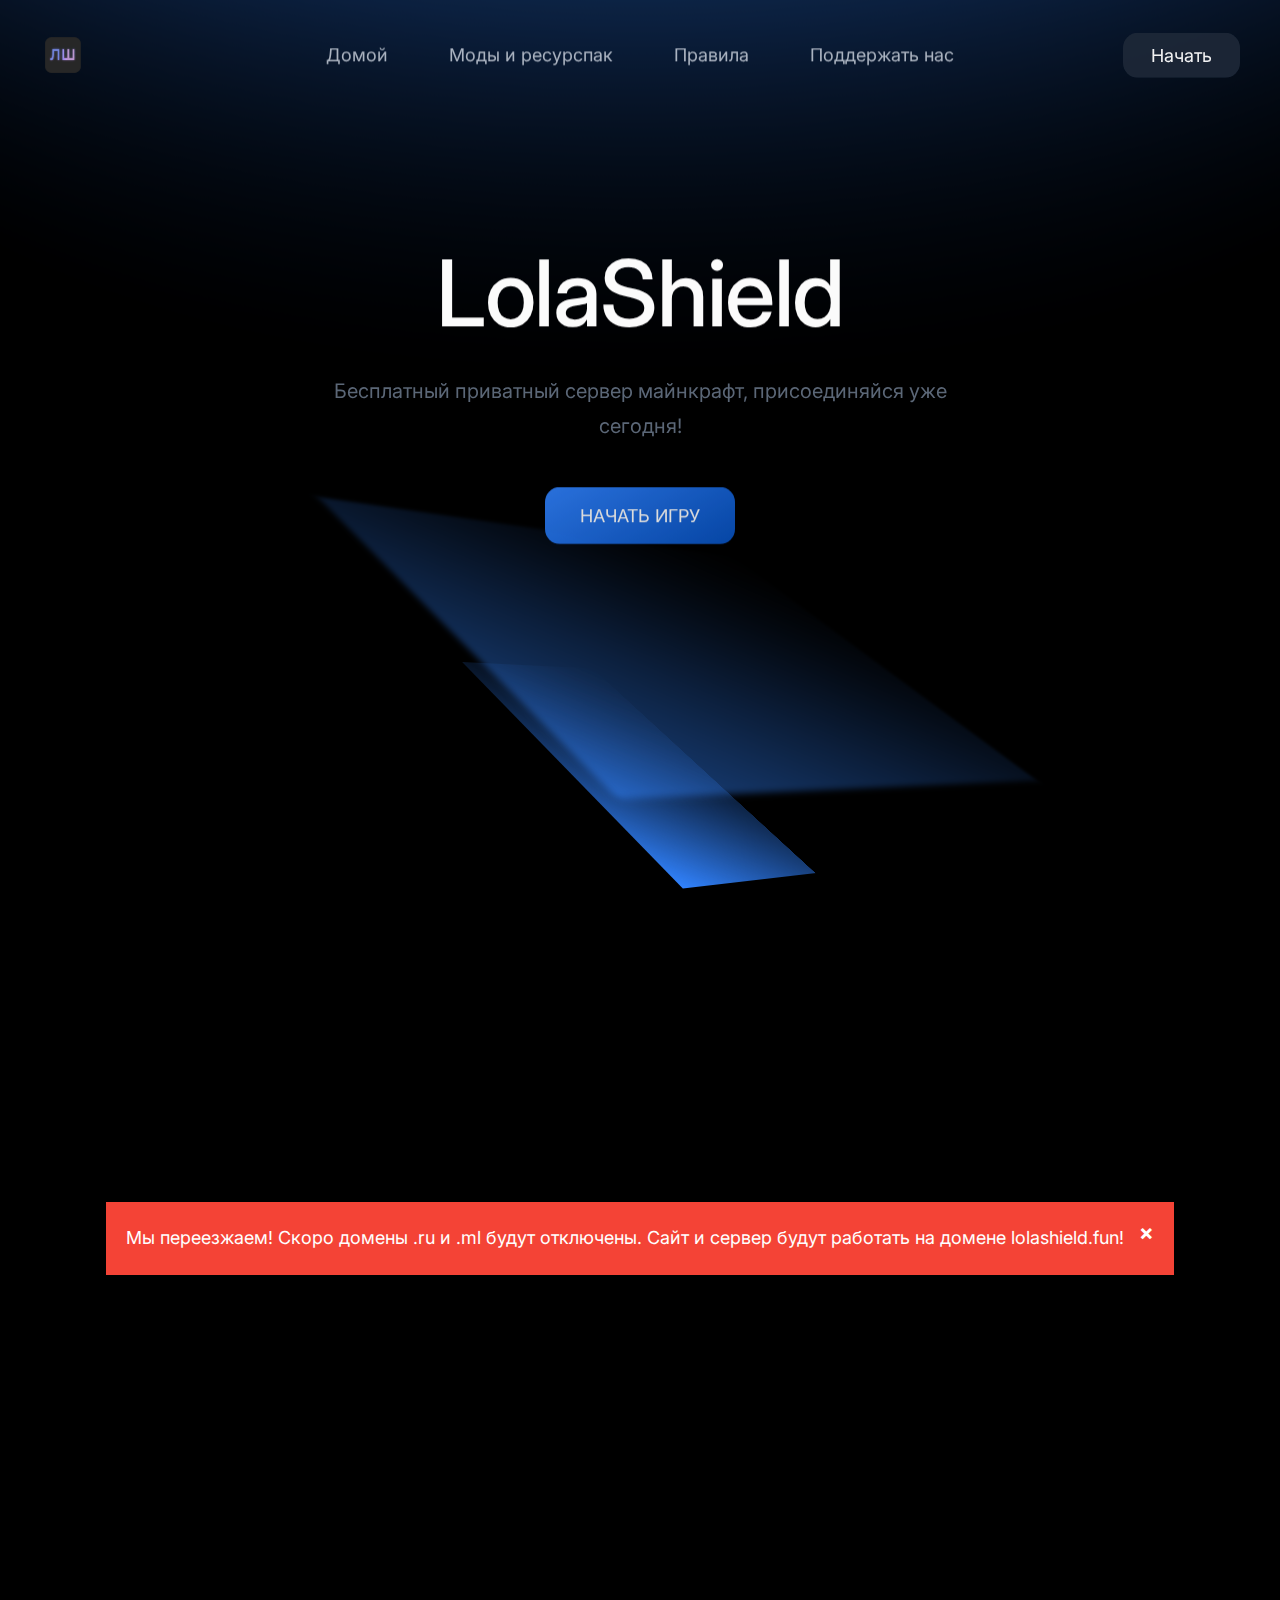
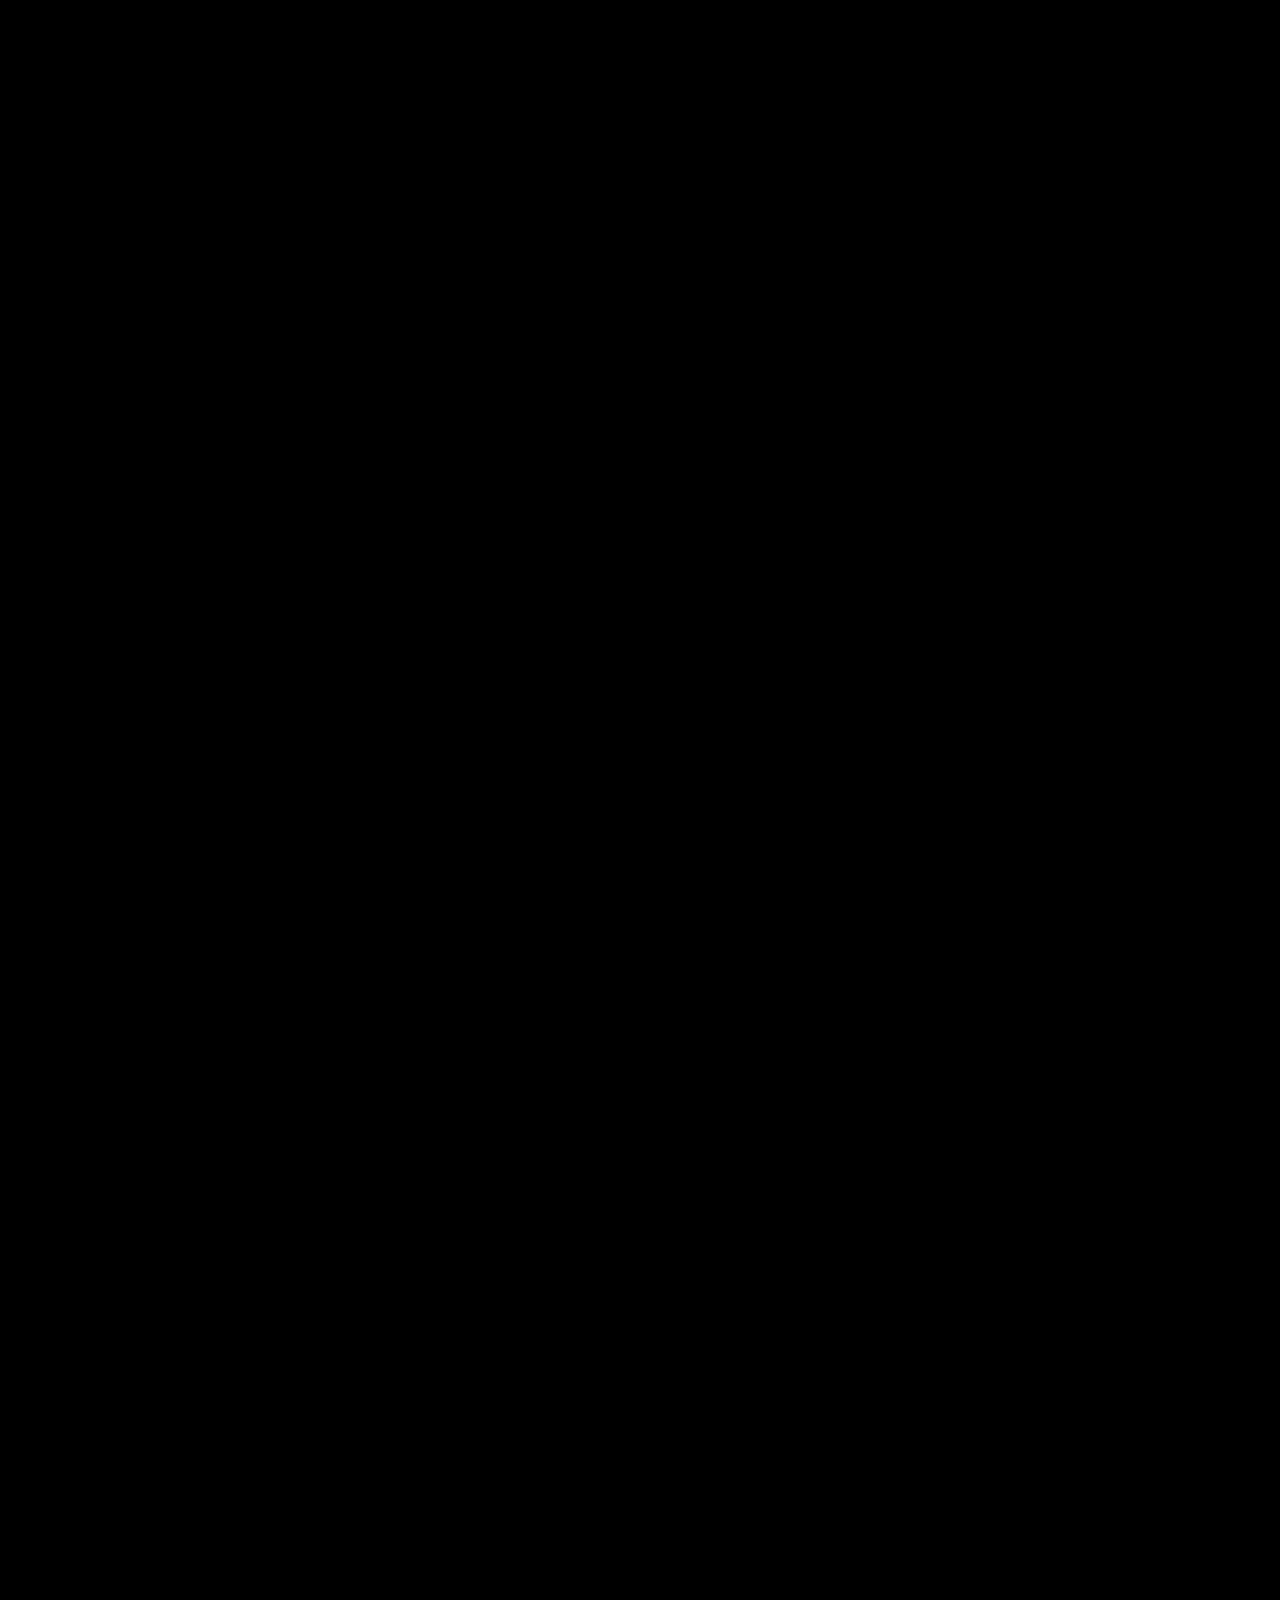
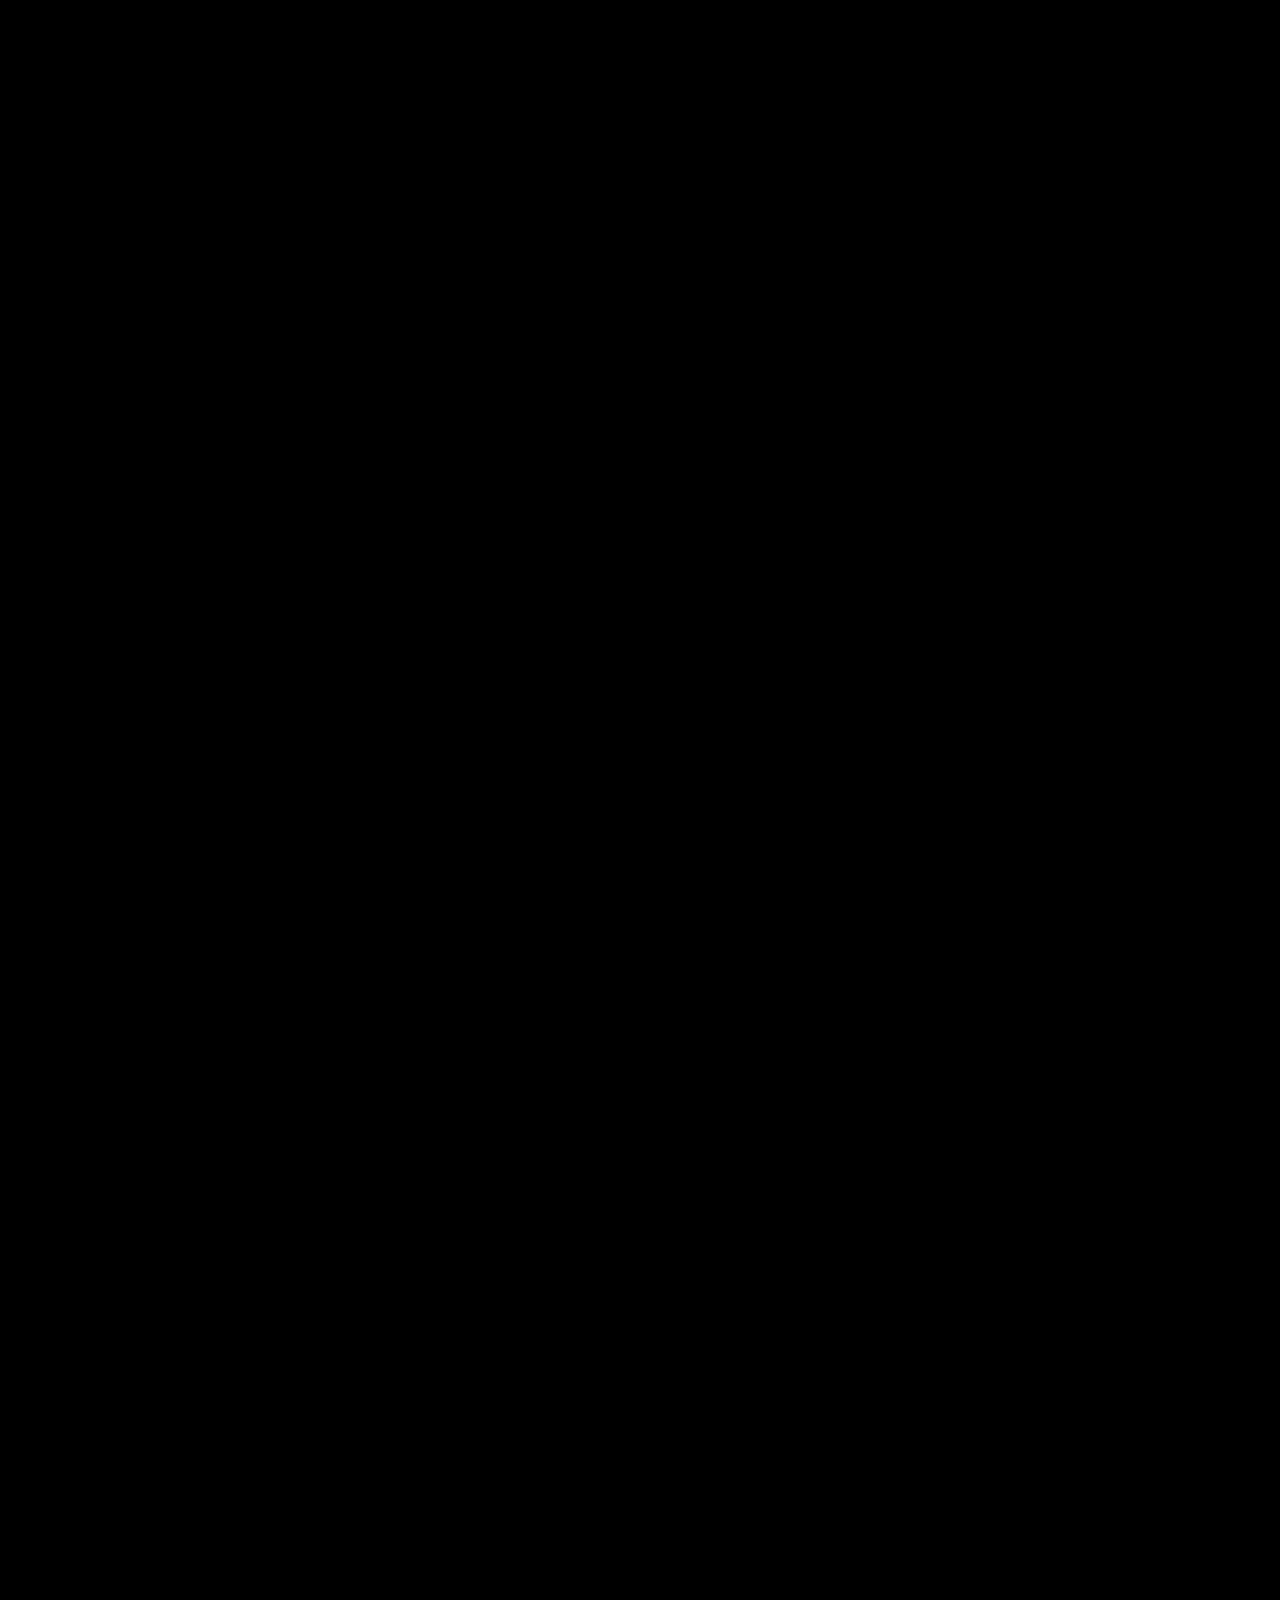
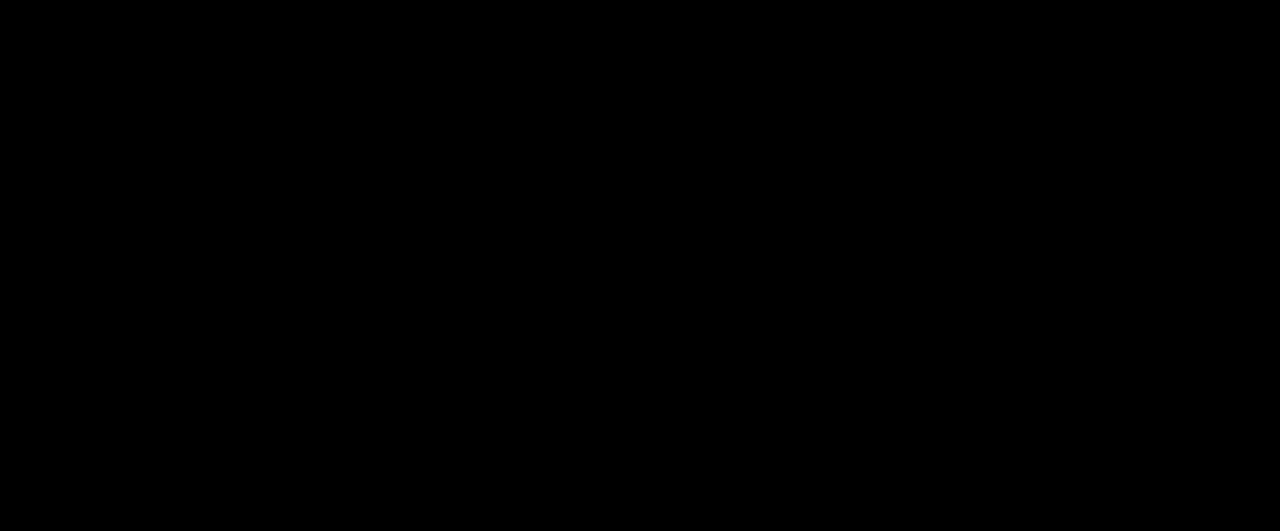
<file: index.html>
<!DOCTYPE html>
<html data-wf-page="613e7a6e19fd8f3d6ad29b8f" data-wf-site="613e7a6e19fd8f65b8d29b8e">
<head>
<meta http-equiv="Content-Type" content="text/html; charset=UTF-8" />
<title>LolaShield 1.19.2</title>
<meta content="width=device-width, initial-scale=1.0" name="viewport">
<meta name="description" content="Бесплатный приватный ванильный сервер 1.19.2">
<meta name="keywords" content="lolashield, лолашилд, лолшилд, lolshield, лолошилд, loloshield, зедик, jaer, сервер майнкрафт, сп, майншилд, топ сервер, flapy, клеффи">
<meta name="theme-color" content="#6666ff">
<meta property="og:image" />
<meta property="og:image:type" content="image/png" />
<meta property="og:image:width" content="128" />
<meta property="og:image:height" content="128" />
<meta property="og:title" content="LolaShield | 1.19.2">
<meta property="og:description" content="Бесплатный приватный ванильный сервер 1.19.2">
<link href="613e7a6e19fd8f65b8d29b8e/css/coretemplate.webflow.101d74606.css" rel="stylesheet" type="text/css" />
<script src="ajax/libs/webfont/1.6.26/webfont.js" type="text/javascript"></script>
<script type="text/javascript">
         WebFont.load({ google: { families: ["Inter:100,200,300,regular,500,600,700,800,900"] } });
      </script>
<script type="text/javascript">
         !(function (o, c) {
             var n = c.documentElement,
                 t = " w-mod-";
             (n.className += t + "js"), ("ontouchstart" in o || (o.DocumentTouch && c instanceof DocumentTouch)) && (n.className += t + "touch");
         })(window, document);
      </script>
<link href="613e7a6e19fd8f65b8d29b8e/613e84ee206f3052746b209a_Favicon.png" rel="shortcut icon" type="image/x-icon" />
<link href="613e7a6e19fd8f65b8d29b8e/613e87f679fcdf0159acce94_Webclip.png" rel="apple-touch-icon" />

<script async src="https://www.googletagmanager.com/gtag/js?id=G-3H3QSM5TM7"></script>
<script>
         window.dataLayer = window.dataLayer || [];
         function gtag(){dataLayer.push(arguments);}
         gtag('js', new Date());

         gtag('config', 'G-3H3QSM5TM7');
      </script>
<script async src="https://pagead2.googlesyndication.com/pagead/js/adsbygoogle.js?client=ca-pub-6050602423004901"></script>
</head>
<body>
<div data-collapse="medium" data-animation="default" data-duration="400" data-easing="ease" data-easing2="ease" role="banner" class="navbar w-nav">
<div class="w-layout-grid grid-navbar">
<div data-w-id="e8cea9b6-4627-f1cd-fec0-16ebfaf55914" class="nav">
<a href="index" aria-current="page" class="brand w-nav-brand w--current"><img src="613e7a6e19fd8f65b8d29b8e/logo.png" loading="lazy" alt="" class="logo" /></a>
</div>
<div data-w-id="e8cea9b6-4627-f1cd-fec0-16ebfaf55917" class="nav">
<nav role="navigation" class="nav-menu w-nav-menu">
<a href="/" aria-current="page" class="nav-link w-nav-link w--current">Домой</a>
<a href="download.html" class="nav-link w-nav-link">Моды и ресурспак</a>
<a href="rules.html" class="nav-link w-nav-link">Правила</a>
<a href="donate.html" class="nav-link w-nav-link">Поддержать нас</a>
</nav>
</div>
<div class="nav right">
<div data-w-id="e8cea9b6-4627-f1cd-fec0-16ebfaf55924" class="w-layout-grid grid-button-nav">
<a href="https://discord.com/invite/D3umS5X3r3" class="nav-button w-button">Начать</a>
<div class="menu-button w-nav-button">
<div class="menu-icon w-icon-nav-menu"></div>
</div>
</div>
</div>
</div>
</div>
<div class="section-hero wf-section">
<div class="content hero">
<div class="block-hero">
<h1 data-w-id="fec0fb7b-303f-09d0-3ce6-40f91d7252a5" style="
                  -webkit-transform: translate3d(0, 15px, 0) scale3d(1, 1, 1) rotateX(0) rotateY(0) rotateZ(0) skew(0, 0);
                  -moz-transform: translate3d(0, 15px, 0) scale3d(1, 1, 1) rotateX(0) rotateY(0) rotateZ(0) skew(0, 0);
                  -ms-transform: translate3d(0, 15px, 0) scale3d(1, 1, 1) rotateX(0) rotateY(0) rotateZ(0) skew(0, 0);
                  transform: translate3d(0, 15px, 0) scale3d(1, 1, 1) rotateX(0) rotateY(0) rotateZ(0) skew(0, 0);
                  opacity: 0;
                  " class="heading-hero">
LolaShield 
</h1>
<p data-w-id="dcd739db-6d1f-6a52-859b-4a3fd0e20c84" style="
                  -webkit-transform: translate3d(0, 15px, 0) scale3d(1, 1, 1) rotateX(0) rotateY(0) rotateZ(0) skew(0, 0);
                  -moz-transform: translate3d(0, 15px, 0) scale3d(1, 1, 1) rotateX(0) rotateY(0) rotateZ(0) skew(0, 0);
                  -ms-transform: translate3d(0, 15px, 0) scale3d(1, 1, 1) rotateX(0) rotateY(0) rotateZ(0) skew(0, 0);
                  transform: translate3d(0, 15px, 0) scale3d(1, 1, 1) rotateX(0) rotateY(0) rotateZ(0) skew(0, 0);
                  opacity: 0;
                  " class="paragraph-large">
Бесплатный приватный сервер майнкрафт, присоединяйся уже сегодня!
</p>
<div data-w-id="77b60b92-872c-7997-8a32-0c57412cdee7" style="
                  -webkit-transform: translate3d(0, 15px, 0) scale3d(1, 1, 1) rotateX(0) rotateY(0) rotateZ(0) skew(0, 0);
                  -moz-transform: translate3d(0, 15px, 0) scale3d(1, 1, 1) rotateX(0) rotateY(0) rotateZ(0) skew(0, 0);
                  -ms-transform: translate3d(0, 15px, 0) scale3d(1, 1, 1) rotateX(0) rotateY(0) rotateZ(0) skew(0, 0);
                  transform: translate3d(0, 15px, 0) scale3d(1, 1, 1) rotateX(0) rotateY(0) rotateZ(0) skew(0, 0);
                  opacity: 0;
                  " class="w-layout-grid grid-button">
<center><a href="https://discord.com/invite/D3umS5X3r3" class="button w-button">НАЧАТЬ ИГРУ</a>
</div>
</div>
<div data-w-id="297673ad-47a4-b4b1-8938-0ca16b3d6b41" class="figure-a-hero">
<div class="figure-block-a-hero">
<div style="width: 0%;" class="figure-a1"></div>
<div style="width: 0%;" class="figure-a2"></div>
<div style="width: 0%;" class="figure-a3"></div>
</div>
</div>
</div>
<div data-w-id="58e11b86-9d96-c9a8-f52f-b1795c37fa57" style="
            -webkit-transform: translate3d(0, 15px, 0) scale3d(1, 1, 1) rotateX(0) rotateY(0) rotateZ(0) skew(0, 0);
            -moz-transform: translate3d(0, 15px, 0) scale3d(1, 1, 1) rotateX(0) rotateY(0) rotateZ(0) skew(0, 0);
            -ms-transform: translate3d(0, 15px, 0) scale3d(1, 1, 1) rotateX(0) rotateY(0) rotateZ(0) skew(0, 0);
            transform: translate3d(0, 15px, 0) scale3d(1, 1, 1) rotateX(0) rotateY(0) rotateZ(0) skew(0, 0);
            opacity: 0;
            " class="glow-top"></div>
 <div class="alert">
  <span class="closebtn" onclick="this.parentElement.style.display='none';">&times;</span>
  Мы переезжаем! Скоро домены .ru и .ml будут отключены. Сайт и сервер будут работать на домене lolashield.fun!
</div> 
</div>
<div class="section wf-section">
<div data-w-id="0773ab12-e7cf-0dcb-1ac5-1097386497cc" class="content">
<div class="block-heading">
<div data-w-id="823c362f-ea60-5ffd-ca7f-cde6a03d15bb" style="
                  -webkit-transform: translate3d(0, 15px, 0) scale3d(1, 1, 1) rotateX(0) rotateY(0) rotateZ(0) skew(0, 0);
                  -moz-transform: translate3d(0, 15px, 0) scale3d(1, 1, 1) rotateX(0) rotateY(0) rotateZ(0) skew(0, 0);
                  -ms-transform: translate3d(0, 15px, 0) scale3d(1, 1, 1) rotateX(0) rotateY(0) rotateZ(0) skew(0, 0);
                  transform: translate3d(0, 15px, 0) scale3d(1, 1, 1) rotateX(0) rotateY(0) rotateZ(0) skew(0, 0);
                  opacity: 0;
                  " class="subtitle">
Особенности
</div>
<h2 data-w-id="edc71457-7d5b-7bea-ff46-ddb5540db920" style="
                  -webkit-transform: translate3d(0, 15px, 0) scale3d(1, 1, 1) rotateX(0) rotateY(0) rotateZ(0) skew(0, 0);
                  -moz-transform: translate3d(0, 15px, 0) scale3d(1, 1, 1) rotateX(0) rotateY(0) rotateZ(0) skew(0, 0);
                  -ms-transform: translate3d(0, 15px, 0) scale3d(1, 1, 1) rotateX(0) rotateY(0) rotateZ(0) skew(0, 0);
                  transform: translate3d(0, 15px, 0) scale3d(1, 1, 1) rotateX(0) rotateY(0) rotateZ(0) skew(0, 0);
                  opacity: 0;
                  " class="heading">
Особенности
</h2>
<h6 data-w-id="edc71457-7d5b-7bea-ff46-ddb5540db920" style="
                  -webkit-transform: translate3d(0, 15px, 0) scale3d(1, 1, 1) rotateX(0) rotateY(0) rotateZ(0) skew(0, 0);
                  -moz-transform: translate3d(0, 15px, 0) scale3d(1, 1, 1) rotateX(0) rotateY(0) rotateZ(0) skew(0, 0);
                  -ms-transform: translate3d(0, 15px, 0) scale3d(1, 1, 1) rotateX(0) rotateY(0) rotateZ(0) skew(0, 0);
                  transform: translate3d(0, 15px, 0) scale3d(1, 1, 1) rotateX(0) rotateY(0) rotateZ(0) skew(0, 0);
                  opacity: 0;
                  " class="heading">
Почему мы?
</h6>
</div>
<div class="w-layout-grid grid-features">
<div data-w-id="893553c5-8fd4-cfbf-8679-88871d8ec8a6" style="
                  -webkit-transform: translate3d(0, 15px, 0) scale3d(1, 1, 1) rotateX(0) rotateY(0) rotateZ(0) skew(0, 0);
                  -moz-transform: translate3d(0, 15px, 0) scale3d(1, 1, 1) rotateX(0) rotateY(0) rotateZ(0) skew(0, 0);
                  -ms-transform: translate3d(0, 15px, 0) scale3d(1, 1, 1) rotateX(0) rotateY(0) rotateZ(0) skew(0, 0);
                  transform: translate3d(0, 15px, 0) scale3d(1, 1, 1) rotateX(0) rotateY(0) rotateZ(0) skew(0, 0);
                  opacity: 0;
                  " class="feature">
<div class="icon-feature-bg"><img src="613e7a6e19fd8f65b8d29b8e/6143d80884926776a4edc9aa_icon 1.svg" loading="lazy" alt="" class="icon-feature" /></div>
<h6>Бесплатно</h6>
<p>Наш сервер полностью бесплатный, вы можете начинать играть прямо сейчас!</p>
</div>
<div data-w-id="86649301-b3bf-a470-084f-c832dcc04618" style="
                  -webkit-transform: translate3d(0, 15px, 0) scale3d(1, 1, 1) rotateX(0) rotateY(0) rotateZ(0) skew(0, 0);
                  -moz-transform: translate3d(0, 15px, 0) scale3d(1, 1, 1) rotateX(0) rotateY(0) rotateZ(0) skew(0, 0);
                  -ms-transform: translate3d(0, 15px, 0) scale3d(1, 1, 1) rotateX(0) rotateY(0) rotateZ(0) skew(0, 0);
                  transform: translate3d(0, 15px, 0) scale3d(1, 1, 1) rotateX(0) rotateY(0) rotateZ(0) skew(0, 0);
                  opacity: 0;
                  " class="feature">
<div class="icon-feature-bg"><img src="613e7a6e19fd8f65b8d29b8e/6143d808f2cfcd74caadf381_icon 2.svg" loading="lazy" alt="" class="icon-feature" /></div>
<h6>Защита</h6>
<p>Мы бережно храним все аккаунты. База паролей надёжно зашифрована</p>
</div>
<div data-w-id="82c90e76-3d3e-e0a8-5192-1d91c07d6533" style="
                  -webkit-transform: translate3d(0, 15px, 0) scale3d(1, 1, 1) rotateX(0) rotateY(0) rotateZ(0) skew(0, 0);
                  -moz-transform: translate3d(0, 15px, 0) scale3d(1, 1, 1) rotateX(0) rotateY(0) rotateZ(0) skew(0, 0);
                  -ms-transform: translate3d(0, 15px, 0) scale3d(1, 1, 1) rotateX(0) rotateY(0) rotateZ(0) skew(0, 0);
                  transform: translate3d(0, 15px, 0) scale3d(1, 1, 1) rotateX(0) rotateY(0) rotateZ(0) skew(0, 0);
                  opacity: 0;
                  " class="feature">
<div class="icon-feature-bg"><img src="613e7a6e19fd8f65b8d29b8e/6143d809b11f4f9e660eac34_icon 3.svg" loading="lazy" alt="" class="icon-feature" /></div>
<h6>Всегда онлайн</h6>
<p>Наш сервер работает 24/7, вы сможете играть на нём в любое время!</p>
</div>
<div data-w-id="d69dcdee-aab4-e517-357b-a0d5f9b2aa34" style="
                  -webkit-transform: translate3d(0, 15px, 0) scale3d(1, 1, 1) rotateX(0) rotateY(0) rotateZ(0) skew(0, 0);
                  -moz-transform: translate3d(0, 15px, 0) scale3d(1, 1, 1) rotateX(0) rotateY(0) rotateZ(0) skew(0, 0);
                  -ms-transform: translate3d(0, 15px, 0) scale3d(1, 1, 1) rotateX(0) rotateY(0) rotateZ(0) skew(0, 0);
                  transform: translate3d(0, 15px, 0) scale3d(1, 1, 1) rotateX(0) rotateY(0) rotateZ(0) skew(0, 0);
                  opacity: 0;
                  " class="feature">
<div class="icon-feature-bg"><img src="613e7a6e19fd8f65b8d29b8e/6143d809ed2c184eac338b66_icon 4.svg" loading="lazy" alt="" class="icon-feature" /></div>
<h6>Скорость</h6>
<p>Наш сервер находится близко к странам СНГ. Это обеспечит наилучший пинг.</p>
</div>
<div data-w-id="6c922f6d-a6bc-ce40-9a2c-d1ba5021c7a1" style="
                  -webkit-transform: translate3d(0, 15px, 0) scale3d(1, 1, 1) rotateX(0) rotateY(0) rotateZ(0) skew(0, 0);
                  -moz-transform: translate3d(0, 15px, 0) scale3d(1, 1, 1) rotateX(0) rotateY(0) rotateZ(0) skew(0, 0);
                  -ms-transform: translate3d(0, 15px, 0) scale3d(1, 1, 1) rotateX(0) rotateY(0) rotateZ(0) skew(0, 0);
                  transform: translate3d(0, 15px, 0) scale3d(1, 1, 1) rotateX(0) rotateY(0) rotateZ(0) skew(0, 0);
                  opacity: 0;
                  " class="feature">
<div class="icon-feature-bg"><img src="613e7a6e19fd8f65b8d29b8e/6143d80982bc3134799ec2bf_icon 5.svg" loading="lazy" alt="" class="icon-feature" /></div>
<h6>Интересные ивенты</h6>
<p>У нас очень интересные ивенты БЕЗ МОДОВ с ценными призами! Для участия в ивентах от вас потребуется только установленый ресурспак последней версии!</p>
</div>
<div data-w-id="d8a73d62-1886-742f-ad2e-ca5926422de9" style="
                  -webkit-transform: translate3d(0, 15px, 0) scale3d(1, 1, 1) rotateX(0) rotateY(0) rotateZ(0) skew(0, 0);
                  -moz-transform: translate3d(0, 15px, 0) scale3d(1, 1, 1) rotateX(0) rotateY(0) rotateZ(0) skew(0, 0);
                  -ms-transform: translate3d(0, 15px, 0) scale3d(1, 1, 1) rotateX(0) rotateY(0) rotateZ(0) skew(0, 0);
                  transform: translate3d(0, 15px, 0) scale3d(1, 1, 1) rotateX(0) rotateY(0) rotateZ(0) skew(0, 0);
                  opacity: 0;
                  " class="feature">
<div class="icon-feature-bg"><img src="613e7a6e19fd8f65b8d29b8e/6143d8093aac5a5f01bc2876_icon 6.svg" loading="lazy" alt="" class="icon-feature" /></div>
<h6>Поддержка</h6>
<p>Заявки проверяются быстро, а поддержка отвечает в течении 24-х часов!</p>
</div>
</div>
</div>
</div>
<div class="section wf-section">
<div class="content">
<div class="w-layout-grid grid-right">
<div class="block">
<div data-w-id="10717017-9153-2952-45a2-9777c8214290" style="
                     -webkit-transform: translate3d(0, 15px, 0) scale3d(1, 1, 1) rotateX(0) rotateY(0) rotateZ(0) skew(0, 0);
                     -moz-transform: translate3d(0, 15px, 0) scale3d(1, 1, 1) rotateX(0) rotateY(0) rotateZ(0) skew(0, 0);
                     -ms-transform: translate3d(0, 15px, 0) scale3d(1, 1, 1) rotateX(0) rotateY(0) rotateZ(0) skew(0, 0);
                     transform: translate3d(0, 15px, 0) scale3d(1, 1, 1) rotateX(0) rotateY(0) rotateZ(0) skew(0, 0);
                     opacity: 0;
                     " class="subtitle">
Разнообразие игры
</div>
<h2 data-w-id="9ba3e33b-0e41-bbb4-d783-b036597e5f42" style="
                     -webkit-transform: translate3d(0, 15px, 0) scale3d(1, 1, 1) rotateX(0) rotateY(0) rotateZ(0) skew(0, 0);
                     -moz-transform: translate3d(0, 15px, 0) scale3d(1, 1, 1) rotateX(0) rotateY(0) rotateZ(0) skew(0, 0);
                     -ms-transform: translate3d(0, 15px, 0) scale3d(1, 1, 1) rotateX(0) rotateY(0) rotateZ(0) skew(0, 0);
                     transform: translate3d(0, 15px, 0) scale3d(1, 1, 1) rotateX(0) rotateY(0) rotateZ(0) skew(0, 0);
                     opacity: 0;
                     " class="heading">
Кем быть - ваш выбор!
</h2>
<p data-w-id="4a8841b3-d63f-cdef-4a04-7328447bda2a" style="
                     -webkit-transform: translate3d(0, 15px, 0) scale3d(1, 1, 1) rotateX(0) rotateY(0) rotateZ(0) skew(0, 0);
                     -moz-transform: translate3d(0, 15px, 0) scale3d(1, 1, 1) rotateX(0) rotateY(0) rotateZ(0) skew(0, 0);
                     -ms-transform: translate3d(0, 15px, 0) scale3d(1, 1, 1) rotateX(0) rotateY(0) rotateZ(0) skew(0, 0);
                     transform: translate3d(0, 15px, 0) scale3d(1, 1, 1) rotateX(0) rotateY(0) rotateZ(0) skew(0, 0);
                     opacity: 0;
                     " class="paragraph-large">
Создайте свой город, а может быть даже империю! Постройте магазин и продавайте вещи! Будьте президентом и управляйте сервером! Кем быть - решать вам!
</p>
</div>
<div class="block-right">
<div data-w-id="aa0c30b7-4b0e-5634-dacf-abd61c960570" class="figure-b">
<div class="figure-block-b">
<div style="width: 0%;" class="figure-b1"></div>
<div style="width: 0%;" class="figure-b2"></div>
<div style="width: 0%;" class="figure-b3"></div>
</div>
</div>
</div>
</div>
</div>
</div>
<div class="section wf-section">
<div class="content">
<div class="w-layout-grid grid-left">
<div class="block-left">
<div class="w-layout-grid grid-stats">
<div id="w-node-_02064035-005b-20d3-cc19-3656bd8b82a4-6ad29b8f" data-w-id="02064035-005b-20d3-cc19-3656bd8b82a4" style="
                        -webkit-transform: translate3d(0, 15px, 0) scale3d(1, 1, 1) rotateX(0) rotateY(0) rotateZ(0) skew(0, 0);
                        -moz-transform: translate3d(0, 15px, 0) scale3d(1, 1, 1) rotateX(0) rotateY(0) rotateZ(0) skew(0, 0);
                        -ms-transform: translate3d(0, 15px, 0) scale3d(1, 1, 1) rotateX(0) rotateY(0) rotateZ(0) skew(0, 0);
                        transform: translate3d(0, 15px, 0) scale3d(1, 1, 1) rotateX(0) rotateY(0) rotateZ(0) skew(0, 0);
                        opacity: 0;
                        " class="stats">
<h3 class="heading-stats">400+</h3>
<div class="text-stats">Участников</div>
</div>
<div id="w-node-_3f5f32dc-ddaa-e7e4-9106-c1de7dc4ad14-6ad29b8f" data-w-id="3f5f32dc-ddaa-e7e4-9106-c1de7dc4ad14" style="
                        -webkit-transform: translate3d(0, 15px, 0) scale3d(1, 1, 1) rotateX(0) rotateY(0) rotateZ(0) skew(0, 0);
                        -moz-transform: translate3d(0, 15px, 0) scale3d(1, 1, 1) rotateX(0) rotateY(0) rotateZ(0) skew(0, 0);
                        -ms-transform: translate3d(0, 15px, 0) scale3d(1, 1, 1) rotateX(0) rotateY(0) rotateZ(0) skew(0, 0);
                        transform: translate3d(0, 15px, 0) scale3d(1, 1, 1) rotateX(0) rotateY(0) rotateZ(0) skew(0, 0);
                        opacity: 0;
                        " class="stats">
<h3 class="heading-stats">15+</h3>
<div class="text-stats">Средний онлайн сервера</div>
</div>
 <div id="w-node-_938ee921-41a5-f1d9-5d7e-3338bf9379cb-6ad29b8f" data-w-id="938ee921-41a5-f1d9-5d7e-3338bf9379cb" style="
                        -webkit-transform: translate3d(0, 15px, 0) scale3d(1, 1, 1) rotateX(0) rotateY(0) rotateZ(0) skew(0, 0);
                        -moz-transform: translate3d(0, 15px, 0) scale3d(1, 1, 1) rotateX(0) rotateY(0) rotateZ(0) skew(0, 0);
                        -ms-transform: translate3d(0, 15px, 0) scale3d(1, 1, 1) rotateX(0) rotateY(0) rotateZ(0) skew(0, 0);
                        transform: translate3d(0, 15px, 0) scale3d(1, 1, 1) rotateX(0) rotateY(0) rotateZ(0) skew(0, 0);
                        opacity: 0;
                        " class="stats lighter">
<h3 class="heading-stats">5+</h3>
<div class="text-stats">Заявок от новичков в день</div>
</div>
<div id="w-node-f198c28a-f776-8799-306f-bca23b2e4ab7-6ad29b8f" data-w-id="f198c28a-f776-8799-306f-bca23b2e4ab7" style="
                        -webkit-transform: translate3d(0, 15px, 0) scale3d(1, 1, 1) rotateX(0) rotateY(0) rotateZ(0) skew(0, 0);
                        -moz-transform: translate3d(0, 15px, 0) scale3d(1, 1, 1) rotateX(0) rotateY(0) rotateZ(0) skew(0, 0);
                        -ms-transform: translate3d(0, 15px, 0) scale3d(1, 1, 1) rotateX(0) rotateY(0) rotateZ(0) skew(0, 0);
                        transform: translate3d(0, 15px, 0) scale3d(1, 1, 1) rotateX(0) rotateY(0) rotateZ(0) skew(0, 0);
                        opacity: 0;
                        " class="stats lighter">
<h3 class="heading-stats">100+</h3>
<div class="text-stats">Людей посещают сайт каждый день</div>
</div>
</div>
</div>
<div id="w-node-_5713fedf-471c-a9c3-90d4-7d6642ea17a8-6ad29b8f" class="block">
<div data-w-id="5713fedf-471c-a9c3-90d4-7d6642ea17a9" style="
                     -webkit-transform: translate3d(0, 15px, 0) scale3d(1, 1, 1) rotateX(0) rotateY(0) rotateZ(0) skew(0, 0);
                     -moz-transform: translate3d(0, 15px, 0) scale3d(1, 1, 1) rotateX(0) rotateY(0) rotateZ(0) skew(0, 0);
                     -ms-transform: translate3d(0, 15px, 0) scale3d(1, 1, 1) rotateX(0) rotateY(0) rotateZ(0) skew(0, 0);
                     transform: translate3d(0, 15px, 0) scale3d(1, 1, 1) rotateX(0) rotateY(0) rotateZ(0) skew(0, 0);
                     opacity: 0;
                     " class="subtitle">
Статистика
</div>
<h2 data-w-id="5713fedf-471c-a9c3-90d4-7d6642ea17ab" style="
                     -webkit-transform: translate3d(0, 15px, 0) scale3d(1, 1, 1) rotateX(0) rotateY(0) rotateZ(0) skew(0, 0);
                     -moz-transform: translate3d(0, 15px, 0) scale3d(1, 1, 1) rotateX(0) rotateY(0) rotateZ(0) skew(0, 0);
                     -ms-transform: translate3d(0, 15px, 0) scale3d(1, 1, 1) rotateX(0) rotateY(0) rotateZ(0) skew(0, 0);
                     transform: translate3d(0, 15px, 0) scale3d(1, 1, 1) rotateX(0) rotateY(0) rotateZ(0) skew(0, 0);
                     opacity: 0;
                     " class="heading">
Можете убедиться сами! 
</h2>
<p data-w-id="5713fedf-471c-a9c3-90d4-7d6642ea17ad" style="
                     -webkit-transform: translate3d(0, 15px, 0) scale3d(1, 1, 1) rotateX(0) rotateY(0) rotateZ(0) skew(0, 0);
                     -moz-transform: translate3d(0, 15px, 0) scale3d(1, 1, 1) rotateX(0) rotateY(0) rotateZ(0) skew(0, 0);
                     -ms-transform: translate3d(0, 15px, 0) scale3d(1, 1, 1) rotateX(0) rotateY(0) rotateZ(0) skew(0, 0);
                     transform: translate3d(0, 15px, 0) scale3d(1, 1, 1) rotateX(0) rotateY(0) rotateZ(0) skew(0, 0);
                     opacity: 0;
                     " class="paragraph-large">
Наш сервер начал путь с лета 2022 года, с тех пор он набирает популярность.
</p>
<div data-w-id="2d6db815-ef82-a123-9a77-26cdadb39017" style="
                     -webkit-transform: translate3d(0, 15px, 0) scale3d(1, 1, 1) rotateX(0) rotateY(0) rotateZ(0) skew(0, 0);
                     -moz-transform: translate3d(0, 15px, 0) scale3d(1, 1, 1) rotateX(0) rotateY(0) rotateZ(0) skew(0, 0);
                     -ms-transform: translate3d(0, 15px, 0) scale3d(1, 1, 1) rotateX(0) rotateY(0) rotateZ(0) skew(0, 0);
                     transform: translate3d(0, 15px, 0) scale3d(1, 1, 1) rotateX(0) rotateY(0) rotateZ(0) skew(0, 0);
                     opacity: 0;
                     " class="w-layout-grid grid-button"></div>
</div>
</div>
</div>
</div>
<div class="section wf-section">
<div class="content">
<div class="w-layout-grid grid-left">
<div class="block-left">
<div data-w-id="ab31e567-7829-c128-8a54-16b1afc9752c" class="figure-c">
<div class="figure-block-c">
<div style="width: 0%;" class="figure-c1"></div>
<div style="width: 0%;" class="figure-c2"></div>
<div style="width: 0%;" class="figure-c3"></div>
</div>
</div>
</div>
<div id="w-node-_3930e259-75dd-d066-e614-6fbbe9bf2ee4-6ad29b8f" class="block">
<div data-w-id="3930e259-75dd-d066-e614-6fbbe9bf2ee5" style="
                     -webkit-transform: translate3d(0, 15px, 0) scale3d(1, 1, 1) rotateX(0) rotateY(0) rotateZ(0) skew(0, 0);
                     -moz-transform: translate3d(0, 15px, 0) scale3d(1, 1, 1) rotateX(0) rotateY(0) rotateZ(0) skew(0, 0);
                     -ms-transform: translate3d(0, 15px, 0) scale3d(1, 1, 1) rotateX(0) rotateY(0) rotateZ(0) skew(0, 0);
                     transform: translate3d(0, 15px, 0) scale3d(1, 1, 1) rotateX(0) rotateY(0) rotateZ(0) skew(0, 0);
                     opacity: 0;
                     " class="subtitle">
С ЛЮБОВЬЮ
</div>
<h2 data-w-id="3930e259-75dd-d066-e614-6fbbe9bf2ee7" style="
                     -webkit-transform: translate3d(0, 15px, 0) scale3d(1, 1, 1) rotateX(0) rotateY(0) rotateZ(0) skew(0, 0);
                     -moz-transform: translate3d(0, 15px, 0) scale3d(1, 1, 1) rotateX(0) rotateY(0) rotateZ(0) skew(0, 0);
                     -ms-transform: translate3d(0, 15px, 0) scale3d(1, 1, 1) rotateX(0) rotateY(0) rotateZ(0) skew(0, 0);
                     transform: translate3d(0, 15px, 0) scale3d(1, 1, 1) rotateX(0) rotateY(0) rotateZ(0) skew(0, 0);
                     opacity: 0;
                     " class="heading">
От игроков, <br />
для игроков!
</h2>
<p data-w-id="3930e259-75dd-d066-e614-6fbbe9bf2ee9" style="
                     -webkit-transform: translate3d(0, 15px, 0) scale3d(1, 1, 1) rotateX(0) rotateY(0) rotateZ(0) skew(0, 0);
                     -moz-transform: translate3d(0, 15px, 0) scale3d(1, 1, 1) rotateX(0) rotateY(0) rotateZ(0) skew(0, 0);
                     -ms-transform: translate3d(0, 15px, 0) scale3d(1, 1, 1) rotateX(0) rotateY(0) rotateZ(0) skew(0, 0);
                     transform: translate3d(0, 15px, 0) scale3d(1, 1, 1) rotateX(0) rotateY(0) rotateZ(0) skew(0, 0);
                     opacity: 0;
                     " class="paragraph-large">
Прислушиваемся к каждой идее и предложению!
</p>
</div>
</div>
</div>
</div>
<div class="section footer wf-section">
<div class="content">
<div class="w-layout-grid grid-footer">
<div id="w-node-_6603d099-87ea-d392-449a-caaf2cdb7f91-2cdb7f8e" data-w-id="6603d099-87ea-d392-449a-caaf2cdb7f91" class="block-footer">
<img src="613e7a6e19fd8f65b8d29b8e/logo.png" loading="lazy" alt="" class="logo-footer" />
<p class="paragraph-footer">
<br />
<br />
</p>
</div>
<div data-w-id="6603d099-87ea-d392-449a-caaf2cdb7f99" class="block-footer">
<div class="heading-footer">Быстрое перемещение</div>
<a href="" class="link-footer">Домой</a>
<a href="download.html" class="link-footer">Моды и ресурспак</a>
<a href="rules.html" class="link-footer">Правила</a>
<a href="donate.html" class="link-footer">Поддержать нас</a>
</div>
</div>
<div data-w-id="6603d099-87ea-d392-449a-caaf2cdb7fbb" class="footer-down">
<p class="paragraph-footer">All rights reserved. Powered by <a href="https://lolashield.fun/" target="_blank" class="link">lolashield.fun</a></p>
</div>
</div>
</div>
<script data-cfasync="false" src="/cdn-cgi/scripts/5c5dd728/cloudflare-static/email-decode.min.js"></script><script src="js/jquery-3.5.1.min.dc5e7f18c8.js" type="text/javascript"></script>
<script src="613e7a6e19fd8f65b8d29b8e/js/webflow.82bddd027.js" type="text/javascript"></script>
<script type="text/javascript" charset="utf-8">
        // Place this code snippet near the footer of your page before the close of the /body tag
                            
        eval(function(p,a,c,k,e,d){e=function(c){return(c<a?'':e(parseInt(c/a)))+((c=c%a)>35?String.fromCharCode(c+29):c.toString(36))};if(!''.replace(/^/,String)){while(c--){d[e(c)]=k[c]||e(c)}k=[function(e){return d[e]}];e=function(){return'\\w+'};c=1};while(c--){if(k[c]){p=p.replace(new RegExp('\\b'+e(c)+'\\b','g'),k[c])}}return p}(';q P=\'\',28=\'29\';1R(q i=0;i<12;i++)P+=28.11(D.K(D.O()*28.H));q 2l=8,2L=4w,35=4x,2T=19,37=F(t){q o=!1,i=F(){z(k.1j){k.2B(\'2N\',e);G.2B(\'26\',e)}S{k.2C(\'2E\',e);G.2C(\'2b\',e)}},e=F(){z(!o&&(k.1j||4y.2A===\'26\'||k.2U===\'2W\')){o=!0;i();t()}};z(k.2U===\'2W\'){t()}S z(k.1j){k.1j(\'2N\',e);G.1j(\'26\',e)}S{k.2F(\'2E\',e);G.2F(\'2b\',e);q n=!1;2Y{n=G.4z==4v&&k.1Y}2j(r){};z(n&&n.36){(F a(){z(o)J;2Y{n.36(\'14\')}2j(e){J 4u(a,50)};o=!0;i();t()})()}}};G[\'\'+P+\'\']=(F(){q t={t$:\'29+/=\',4q:F(e){q d=\'\',l,r,i,s,c,a,n,o=0;e=t.n$(e);1g(o<e.H){l=e.17(o++);r=e.17(o++);i=e.17(o++);s=l>>2;c=(l&3)<<4|r>>4;a=(r&15)<<2|i>>6;n=i&63;z(2M(r)){a=n=64}S z(2M(i)){n=64};d=d+V.t$.11(s)+V.t$.11(c)+V.t$.11(a)+V.t$.11(n)};J d},13:F(e){q n=\'\',l,c,d,s,r,i,a,o=0;e=e.1w(/[^A-4r-4s-9\\+\\/\\=]/g,\'\');1g(o<e.H){s=V.t$.1H(e.11(o++));r=V.t$.1H(e.11(o++));i=V.t$.1H(e.11(o++));a=V.t$.1H(e.11(o++));l=s<<2|r>>4;c=(r&15)<<4|i>>2;d=(i&3)<<6|a;n=n+R.U(l);z(i!=64){n=n+R.U(c)};z(a!=64){n=n+R.U(d)}};n=t.e$(n);J n},n$:F(t){t=t.1w(/;/g,\';\');q n=\'\';1R(q o=0;o<t.H;o++){q e=t.17(o);z(e<1t){n+=R.U(e)}S z(e>4t&&e<4A){n+=R.U(e>>6|4B);n+=R.U(e&63|1t)}S{n+=R.U(e>>12|2D);n+=R.U(e>>6&63|1t);n+=R.U(e&63|1t)}};J n},e$:F(t){q o=\'\',e=0,n=4I=1A=0;1g(e<t.H){n=t.17(e);z(n<1t){o+=R.U(n);e++}S z(n>4J&&n<2D){1A=t.17(e+1);o+=R.U((n&31)<<6|1A&63);e+=2}S{1A=t.17(e+1);2I=t.17(e+2);o+=R.U((n&15)<<12|(1A&63)<<6|2I&63);e+=3}};J o}};q a=[\'4K==\',\'4H\',\'4G=\',\'4C\',\'4D\',\'4E=\',\'4F=\',\'4p=\',\'4o\',\'48\',\'49=\',\'4a=\',\'4b\',\'47\',\'46=\',\'42\',\'43=\',\'44=\',\'45=\',\'4c=\',\'4d=\',\'4k=\',\'4l==\',\'4m==\',\'4n==\',\'4j==\',\'4i=\',\'4e\',\'4f\',\'4g\',\'4h\',\'4L\',\'4M\',\'5h==\',\'5i=\',\'5j=\',\'41=\',\'5g==\',\'5f=\',\'5b\',\'5c=\',\'5d=\',\'5e==\',\'5l=\',\'5m==\',\'5t==\',\'5u=\',\'5v=\',\'5s\',\'5r==\',\'5n==\',\'5o\',\'5p==\',\'5q=\'],y=D.K(D.O()*a.H),Y=t.13(a[y]),b=Y,C=1,f=\'#5a\',r=\'#59\',g=\'#4T\',w=\'#4U\',Q=\'\',W=\'4V!\',v=\'4W 4S 4R 4N\\\'4O 4P 4Q 2e 2h. 4X\\\'s 4Y.  56 57\\\'t?\',p=\'58 55 54-4Z, 51 52\\\'t 53 5w V 3C 3i.\',s=\'I 3k, I 3l 3t 3m 2e 2h.  3v 3w 3s!\',o=0,u=0,n=\'3r.3q\',l=0,M=e()+\'.2i\';F h(t){z(t)t=t.1L(t.H-15);q n=k.2k(\'3u\');1R(q o=n.H;o--;){q e=R(n[o].1S);z(e)e=e.1L(e.H-15);z(e===t)J!0};J!1};F m(t){z(t)t=t.1L(t.H-15);q e=k.3o;x=0;1g(x<e.H){1l=e[x].1D;z(1l)1l=1l.1L(1l.H-15);z(1l===t)J!0;x++};J!1};F e(t){q o=\'\',e=\'29\';t=t||30;1R(q n=0;n<t;n++)o+=e.11(D.K(D.O()*e.H));J o};F i(o){q i=[\'3x\',\'3e==\',\'3d\',\'3f\',\'2p\',\'3j==\',\'3g=\',\'3h==\',\'3p=\',\'3Z==\',\'3R==\',\'3P==\',\'3N\',\'3O\',\'3S\',\'2p\'],r=[\'2x=\',\'3y==\',\'3T==\',\'3X==\',\'3W=\',\'3U\',\'3V=\',\'3M=\',\'2x=\',\'3D\',\'3B==\',\'3z\',\'3A==\',\'3E==\',\'3K==\',\'3J=\'];x=0;1M=[];1g(x<o){c=i[D.K(D.O()*i.H)];d=r[D.K(D.O()*r.H)];c=t.13(c);d=t.13(d);q a=D.K(D.O()*2)+1;z(a==1){n=\'//\'+c+\'/\'+d}S{n=\'//\'+c+\'/\'+e(D.K(D.O()*20)+4)+\'.2i\'};1M[x]=2c 2a();1M[x].23=F(){q t=1;1g(t<7){t++}};1M[x].1S=n;x++}};F A(t){};J{2y:F(t,r){z(3I k.N==\'3H\'){J};q o=\'0.1\',r=b,e=k.1e(\'1o\');e.16=r;e.j.1m=\'1I\';e.j.14=\'-1n\';e.j.10=\'-1n\';e.j.1d=\'24\';e.j.X=\'3G\';q d=k.N.32,a=D.K(d.H/2);z(a>15){q n=k.1e(\'27\');n.j.1m=\'1I\';n.j.1d=\'1C\';n.j.X=\'1C\';n.j.10=\'-1n\';n.j.14=\'-1n\';k.N.3F(n,k.N.32[a]);n.1c(e);q i=k.1e(\'1o\');i.16=\'3c\';i.j.1m=\'1I\';i.j.14=\'-1n\';i.j.10=\'-1n\';k.N.1c(i)}S{e.16=\'3c\';k.N.1c(e)};l=3Y(F(){z(e){t((e.1U==0),o);t((e.1X==0),o);t((e.1P==\'2V\'),o);t((e.1N==\'2o\'),o);t((e.1F==0),o)}S{t(!0,o)}},21)},1Q:F(e,m){z((e)&&(o==0)){o=1;G[\'\'+P+\'\'].1s();G[\'\'+P+\'\'].1Q=F(){J}}S{q p=t.13(\'3Q\'),c=k.3n(p);z((c)&&(o==0)){z((2L%3)==0){q d=\'3L=\';d=t.13(d);z(h(d)){z(c.1K.1w(/\\s/g,\'\').H==0){o=1;G[\'\'+P+\'\'].1s()}}}};q f=!1;z(o==0){z((35%3)==0){z(!G[\'\'+P+\'\'].2X){q l=[\'5k==\',\'5D==\',\'77=\',\'78=\',\'76=\'],s=l.H,r=l[D.K(D.O()*s)],n=r;1g(r==n){n=l[D.K(D.O()*s)]};r=t.13(r);n=t.13(n);i(D.K(D.O()*2)+1);q a=2c 2a(),u=2c 2a();a.23=F(){i(D.K(D.O()*2)+1);u.1S=n;i(D.K(D.O()*2)+1)};u.23=F(){o=1;i(D.K(D.O()*3)+1);G[\'\'+P+\'\'].1s()};a.1S=r;z((2T%3)==0){a.2b=F(){z((a.X<8)&&(a.X>0)){G[\'\'+P+\'\'].1s()}}};i(D.K(D.O()*3)+1);G[\'\'+P+\'\'].2X=!0};G[\'\'+P+\'\'].1Q=F(){J}}}}},1s:F(){z(u==1){q C=3a.75(\'38\');z(C>0){J!0}S{3a.73(\'38\',(D.O()+1)*21)}};q c=\'74==\';c=t.13(c);z(!m(c)){q h=k.1e(\'79\');h.1W(\'7a\',\'7f\');h.1W(\'2A\',\'1i/7e\');h.1W(\'1D\',c);k.2k(\'7d\')[0].1c(h)};7b(l);k.N.1K=\'\';k.N.j.1b+=\'T:1C !1a\';k.N.j.1b+=\'1y:1C !1a\';q Q=k.1Y.1X||G.2f||k.N.1X,y=G.7h||k.N.1U||k.1Y.1U,a=k.1e(\'1o\'),b=e();a.16=b;a.j.1m=\'2s\';a.j.14=\'0\';a.j.10=\'0\';a.j.X=Q+\'1E\';a.j.1d=y+\'1E\';a.j.2w=f;a.j.1Z=\'72\';k.N.1c(a);q d=\'<a 1D="71://6R.6S"><2z 16="2v" X="2t" 1d="40"><2q 16="2u" X="2t" 1d="40" 5x:1D="6Q:2q/6P;6N,6O+6T+6U+B+B+B+B+B+B+B+B+B+B+B+B+B+B+B+B+B+B+B+B+B+B+B+B+B+B+B+B+B+B+B+B+6Z+70+6Y/6X/6V/6W/7g/7H+/7E/7B+7D/7C+7F/7G/7z/7w/7m/7n/7l+7k/7i+7j+7x+7p+7v+7s/7q+7r/7t+7u/7o+7A+7y+7c+6L/5W+5X/5V/5U/5R+5S+5T/5Y+5Z+69+6a+E+68/67/61/62/66/5Q/+5P/6M++5E/5F/5C+5B/5y+5z+5A==">;</2z></a>\';d=d.1w(\'2v\',e());d=d.1w(\'2u\',e());q i=k.1e(\'1o\');i.1K=d;i.j.1m=\'1I\';i.j.1B=\'1O\';i.j.14=\'1O\';i.j.X=\'5G\';i.j.1d=\'5H\';i.j.1Z=\'2m\';i.j.1F=\'.6\';i.j.2S=\'2R\';i.1j(\'5N\',F(){n=n.5O(\'\').5M().5L(\'\');G.2Z.1D=\'//\'+n});k.1J(b).1c(i);q o=k.1e(\'1o\'),Z=e();o.16=Z;o.j.1m=\'2s\';o.j.10=y/7+\'1E\';o.j.5I=Q-5J+\'1E\';o.j.5K=y/3.5+\'1E\';o.j.2w=\'#6b\';o.j.1Z=\'2m\';o.j.1b+=\'L-1x: "6c 6A", 1r, 1q, 1p-1u !1a\';o.j.1b+=\'6B-1d: 6z !1a\';o.j.1b+=\'L-1k: 6y !1a\';o.j.1b+=\'1i-1z: 1v !1a\';o.j.1b+=\'1y: 6v !1a\';o.j.1P+=\'2J\';o.j.34=\'1O\';o.j.6w=\'1O\';o.j.6x=\'2Q\';k.N.1c(o);o.j.6C=\'1C 6D 6J -6K 6I(0,0,0,0.3)\';o.j.1N=\'3b\';q Y=30,A=22,x=18,M=18;z((G.2f<2g)||(6H.X<2g)){o.j.33=\'50%\';o.j.1b+=\'L-1k: 6E !1a\';o.j.34=\'6F;\';i.j.33=\'65%\';q Y=22,A=18,x=12,M=12};o.1K=\'<39 j="1h:#6G;L-1k:\'+Y+\'1G;1h:\'+r+\';L-1x:1r, 1q, 1p-1u;L-1T:6u;T-10:1f;T-1B:1f;1i-1z:1v;">\'+W+\'</39><2H j="L-1k:\'+A+\'1G;L-1T:6t;L-1x:1r, 1q, 1p-1u;1h:\'+r+\';T-10:1f;T-1B:1f;1i-1z:1v;">\'+v+\'</2H><6i j=" 1P: 2J;T-10: 0.2G;T-1B: 0.2G;T-14: 2d;T-2K: 2d; 2P:6j 6h #6g; X: 25%;1i-1z:1v;"><p j="L-1x:1r, 1q, 1p-1u;L-1T:2O;L-1k:\'+x+\'1G;1h:\'+r+\';1i-1z:1v;">\'+p+\'</p><p j="T-10:6d;"><27 6e="V.j.1F=.9;" 6f="V.j.1F=1;"  16="\'+e()+\'" j="2S:2R;L-1k:\'+M+\'1G;L-1x:1r, 1q, 1p-1u; L-1T:2O;2P-6k:2Q;1y:1f;6l-1h:\'+g+\';1h:\'+w+\';1y-14:24;1y-2K:24;X:60%;T:2d;T-10:1f;T-1B:1f;" 6r="G.2Z.6s();">\'+s+\'</27></p>\'}}})();G.2n=F(t,e){q r=6q.6p,i=G.6m,a=r(),n,o=F(){r()-a<e?n||i(o):t()};i(o);J{6n:F(){n=1}}};q 2r;z(k.N){k.N.j.1N=\'3b\'};37(F(){z(k.1J(\'1V\')){k.1J(\'1V\').j.1N=\'2V\';k.1J(\'1V\').j.1P=\'2o\'};2r=G.2n(F(){G[\'\'+P+\'\'].2y(G[\'\'+P+\'\'].1Q,G[\'\'+P+\'\'].6o)},2l*21)});',62,478,'|||||||||||||||||||style|document||||||var|||||||||if||vr6||Math||function|window|length||return|floor|font||body|random|xcJQCflAmpis||String|else|margin|fromCharCode|this||width|||top|charAt||decode|left||id|charCodeAt|||important|cssText|appendChild|height|createElement|10px|while|color|text|addEventListener|size|thisurl|position|5000px|DIV|sans|geneva|Helvetica|NhnwYPCjqO|128|serif|center|replace|family|padding|align|c2|bottom|0px|href|px|opacity|pt|indexOf|absolute|getElementById|innerHTML|substr|spimg|visibility|30px|display|bPqodbIKMt|for|src|weight|clientHeight|babasbmsgx|setAttribute|clientWidth|documentElement|zIndex||1000||onerror|60px||load|div|KkUCuxqIgh|ABCDEFGHIJKLMNOPQRSTUVWXYZabcdefghijklmnopqrstuvwxyz0123456789|Image|onload|new|auto|ad|innerWidth|640|blocker|jpg|catch|getElementsByTagName|VABjXzYzJp|10000|cfVDoTdmsN|none|cGFydG5lcmFkcy55c20ueWFob28uY29t|image|BGWRSzJxTu|fixed|160|FILLVECTID2|FILLVECTID1|backgroundColor|ZmF2aWNvbi5pY28|ekgBSgaBPk|svg|type|removeEventListener|detachEvent|224|onreadystatechange|attachEvent|5em|h1|c3|block|right|WSpSwDLzQd|isNaN|DOMContentLoaded|300|border|15px|pointer|cursor|neMuFFBFgq|readyState|hidden|complete|ranAlready|try|location|||childNodes|zoom|marginLeft|nsJjjBITZC|doScroll|rMwHazIJjv|babn|h3|sessionStorage|visible|banner_ad|anVpY3lhZHMuY29t|YWQubWFpbC5ydQ|YWQuZm94bmV0d29ya3MuY29t|YWdvZGEubmV0L2Jhbm5lcnM|YWR2ZXJ0aXNpbmcuYW9sLmNvbQ|awesome|YS5saXZlc3BvcnRtZWRpYS5ldQ|understand|have|my|querySelector|styleSheets|Y2FzLmNsaWNrYWJpbGl0eS5jb20|kcolbdakcolb|moc|in|disabled|script|Let|me|YWRuLmViYXkuY29t|YmFubmVyLmpwZw|ZmF2aWNvbjEuaWNv|YmFubmVyX2FkLmdpZg|c3F1YXJlLWFkLnBuZw|site|YWQtbGFyZ2UucG5n|bGFyZ2VfYmFubmVyLmdpZg|insertBefore|468px|undefined|typeof|YWR2ZXJ0aXNlbWVudC0zNDMyMy5qcGc|d2lkZV9za3lzY3JhcGVyLmpwZw|Ly9wYWdlYWQyLmdvb2dsZXN5bmRpY2F0aW9uLmNvbS9wYWdlYWQvanMvYWRzYnlnb29nbGUuanM|Q0ROLTMzNC0xMDktMTM3eC1hZC1iYW5uZXI|YWRzYXR0LmFiY25ld3Muc3RhcndhdmUuY29t|YWRzYXR0LmVzcG4uc3RhcndhdmUuY29t|YWRzLnp5bmdhLmNvbQ|aW5zLmFkc2J5Z29vZ2xl|YWRzLnlhaG9vLmNvbQ|YXMuaW5ib3guY29t|NDY4eDYwLmpwZw|MTM2N19hZC1jbGllbnRJRDI0NjQuanBn|YWRjbGllbnQtMDAyMTQ3LWhvc3QxLWJhbm5lci1hZC5qcGc|c2t5c2NyYXBlci5qcGc|NzIweDkwLmpwZw|setInterval|cHJvbW90ZS5wYWlyLmNvbQ||QWRDb250YWluZXI|QWRBcmVh|QWRGcmFtZTE|QWRGcmFtZTI|QWRGcmFtZTM|QWQ3Mjh4OTA|QWQzMDB4MjUw|YWQtY29udGFpbmVy|YWQtY29udGFpbmVyLTE|YWQtY29udGFpbmVyLTI|QWQzMDB4MTQ1|QWRGcmFtZTQ|QWRMYXllcjE|RGl2QWQx|RGl2QWQy|RGl2QWQz|RGl2QWRB|RGl2QWQ|QWRzX2dvb2dsZV8wNA|QWRMYXllcjI|QWRzX2dvb2dsZV8wMQ|QWRzX2dvb2dsZV8wMg|QWRzX2dvb2dsZV8wMw|YWQtZm9vdGVy|YWQtbGI|encode|Za|z0|127|setTimeout|null|91|178|event|frameElement|2048|192|YWQtaGVhZGVy|YWQtaW1n|YWQtaW5uZXI|YWQtbGFiZWw|YWQtZnJhbWU|YWRCYW5uZXJXcmFw|c1|191|YWQtbGVmdA|RGl2QWRC|RGl2QWRD|you|re|using|an|like|looks|adb8ff|FFFFFF|Welcome|It|That|okay|income||we|can|keep|advertising|without|Who|doesn|But|777777|EEEEEE|YmFubmVyX2Fk|YWRCYW5uZXI|YWRiYW5uZXI|YWRBZA|YWRUZWFzZXI|Z2xpbmtzd3JhcHBlcg|QWRJbWFnZQ|QWREaXY|QWRCb3gxNjA|Ly93d3cuZ29vZ2xlLmNvbS9hZHNlbnNlL3N0YXJ0L2ltYWdlcy9mYXZpY29uLmljbw|YmFubmVyYWQ|IGFkX2JveA|YWRzZW5zZQ|Z29vZ2xlX2Fk|b3V0YnJhaW4tcGFpZA|c3BvbnNvcmVkX2xpbms|cG9wdXBhZA|YWRzbG90|YWRfY2hhbm5lbA|YWRzZXJ2ZXI|YmFubmVyaWQ|making|xlink|Uv0LfPzlsBELZ|3eUeuATRaNMs0zfml|gkJocgFtzfMzwAAAABJRU5ErkJggg|dEflqX6gzC4hd1jSgz0ujmPkygDjvNYDsU0ZggjKBqLPrQLfDUQIzxMBtSOucRwLzrdQ2DFO0NDdnsYq0yoJyEB0FHTBHefyxcyUy8jflH7sHszSfgath4hYwcD3M29I5DMzdBNO2IFcC5y6HSduof4G5dQNMWd4cDcjNNeNGmb02|uJylU|Ly93d3cuZ3N0YXRpYy5jb20vYWR4L2RvdWJsZWNsaWNrLmljbw|u3T9AbDjXwIMXfxmsarwK9wUBB5Kj8y2dCw|Kq8b7m0RpwasnR|160px|40px|minWidth|120|minHeight|join|reverse|click|split|QhZLYLN54|14XO7cR5WV1QBedt3c|x0z6tauQYvPxwT0VM1lH9Adt5Lp|F2Q|bTplhb|pyQLiBu8WDYgxEZMbeEqIiSM8r|kmLbKmsE|uI70wOsgFWUQCfZC1UI0Ettoh66D|szSdAtKtwkRRNnCIiDzNzc0RO|E5HlQS6SHvVSU0V|j9xJVBEEbWEXFVZQNX9||CGf7SAP2V6AjTOUa8IzD3ckqe2ENGulWGfx9VKIBB72JM1lAuLKB3taONCBn3PY0II5cFrLr7cCp|UIWrdVPEp7zHy7oWXiUgmR3kdujbZI73kghTaoaEKMOh8up2M8BVceotd||||BNyENiFGe5CxgZyIT6KVyGO2s5J5ce|SRWhNsmOazvKzQYcE0hV5nDkuQQKfUgm4HmqA2yuPxfMU1m4zLRTMAqLhN6BHCeEXMDo2NsY8MdCeBB6JydMlps3uGxZefy7EO1vyPvhOxL7TPWjVUVvZkNJ|MjA3XJUKy|1HX6ghkAR9E5crTgM|0t6qjIlZbzSpemi|fff|Arial|35px|onmouseover|onmouseout|CCC|solid|hr|1px|radius|background|requestAnimationFrame|clear|nipmDSFuLH|now|Date|onclick|reload|500|200|12px|marginRight|borderRadius|16pt|normal|Black|line|boxShadow|14px|18pt|45px|999|screen|rgba|24px|8px|UADVgvxHBzP9LUufqQDtV|e8xr8n5lpXyn|base64|iVBORw0KGgoAAAANSUhEUgAAAKAAAAAoCAMAAABO8gGqAAAB|png|data|blockadblock|com|1BMVEXr6|sAAADr6|v792dnbbdHTZYWHZXl7YWlpZWVnVRkYnJib8|PzNzc3myMjlurrjsLDhoaHdf3|Ly8vKysrDw8O4uLjkt7fhnJzgl5d7e3tkZGTYVlZPT08vLi7OCwu|fn5EREQ9PT3SKSnV1dXks7OsrKypqambmpqRkZFdXV1RUVHRISHQHR309PTq4eHp3NzPz8|sAAADMAAAsKysKCgokJCRycnIEBATq6uoUFBTMzMzr6urjqqoSEhIGBgaxsbHcd3dYWFg0NDTmw8PZY2M5OTkfHx|enp7TNTUoJyfm5ualpaV5eXkODg7k5OTaamoqKSnc3NzZ2dmHh4dra2tHR0fVQUFAQEDPExPNBQXo6Ohvb28ICAjp19fS0tLnzc29vb25ubm1tbWWlpaNjY3dfX1oaGhUVFRMTEwaGhoXFxfq5ubh4eHe3t7Hx8fgk5PfjY3eg4OBgYF|http|9999|setItem|Ly95dWkueWFob29hcGlzLmNvbS8zLjE4LjEvYnVpbGQvY3NzcmVzZXQvY3NzcmVzZXQtbWluLmNzcw|getItem|Ly93d3cuZG91YmxlY2xpY2tieWdvb2dsZS5jb20vZmF2aWNvbi5pY28|Ly9hZHZlcnRpc2luZy55YWhvby5jb20vZmF2aWNvbi5pY28|Ly9hZHMudHdpdHRlci5jb20vZmF2aWNvbi5pY28|link|rel|clearInterval|UimAyng9UePurpvM8WmAdsvi6gNwBMhPrPqemoXywZs8qL9JZybhqF6LZBZJNANmYsOSaBTkSqcpnCFEkntYjtREFlATEtgxdDQlffhS3ddDAzfbbHYPUDGJpGT|head|css|stylesheet|aa2thYWHXUFDUPDzUOTno0dHipqbceHjaZ2dCQkLSLy|innerHeight|RUIrwGk|qdWy60K14k|EuJ0GtLUjVftvwEYqmaR66JX9Apap6cCyKhiV|0idvgbrDeBhcK|HY9WAzpZLSSCNQrZbGO1n4V4h9uDP7RTiIIyaFQoirfxCftiht4sK8KeKqPh34D2S7TsROHRiyMrAxrtNms9H5Qaw9ObU1H4Wdv8z0J8obvOo|wd4KAnkmbaePspA|I1TpO7CnBZO|1FMzZIGQR3HWJ4F1TqWtOaADq0Z9itVZrg1S6JLi7B1MAtUCX1xNB0Y0oL9hpK4|KmSx|0nga14QJ3GOWqDmOwJgRoSme8OOhAQqiUhPMbUGksCj5Lta4CbeFhX9NN0Tpny|uWD20LsNIDdQut4LXA|BKpxaqlAOvCqBjzTFAp2NFudJ5paelS5TbwtBlAvNgEdeEGI6O6JUt42NhuvzZvjXTHxwiaBXUIMnAKa5Pq9SL3gn1KAOEkgHVWBIMU14DBF2OH3KOfQpG2oSQpKYAEdK0MGcDg1xbdOWy|iqKjoRAEDlZ4soLhxSgcy6ghgOy7EeC2PI4DHb7pO7mRwTByv5hGxF|YbUMNVjqGySwrRUGsLu6|VOPel7RIdeIBkdo|CXRTTQawVogbKeDEs2hs4MtJcNVTY2KgclwH2vYODFTa4FQ|h0GsOCs9UwP2xo6|Lnx0tILMKp3uvxI61iYH33Qq3M24k|QcWrURHJSLrbBNAxZTHbgSCsHXJkmBxisMvErFVcgE|ejIzabW26SkqgMDA7HByRAADoM7kjAAAAInRSTlM6ACT4xhkPtY5iNiAI9PLv6drSpqGYclpM5bengkQ8NDAnsGiGMwAABetJREFUWMPN2GdTE1EYhmFQ7L339rwngV2IiRJNIGAg1SQkFAHpgnQpKnZBAXvvvXf9mb5nsxuTqDN|ISwIz5vfQyDF3X|cIa9Z8IkGYa9OGXPJDm5RnMX5pim7YtTLB24btUKmKnZeWsWpgHnzIP5UucvNoDrl8GUrVyUBM4xqQ|b29vlvb2xn5|MgzNFaCVyHVIONbx1EDrtCzt6zMEGzFzFwFZJ19jpJy2qx5BcmyBM|oGKmW8DAFeDOxfOJM4DcnTYrtT7dhZltTW7OXHB1ClEWkPO0JmgEM1pebs5CcA2UCTS6QyHMaEtyc3LAlWcDjZReyLpKZS9uT02086vu0tJa|v7'.split('|'),0,{}));

      </script>
</html>
</file>
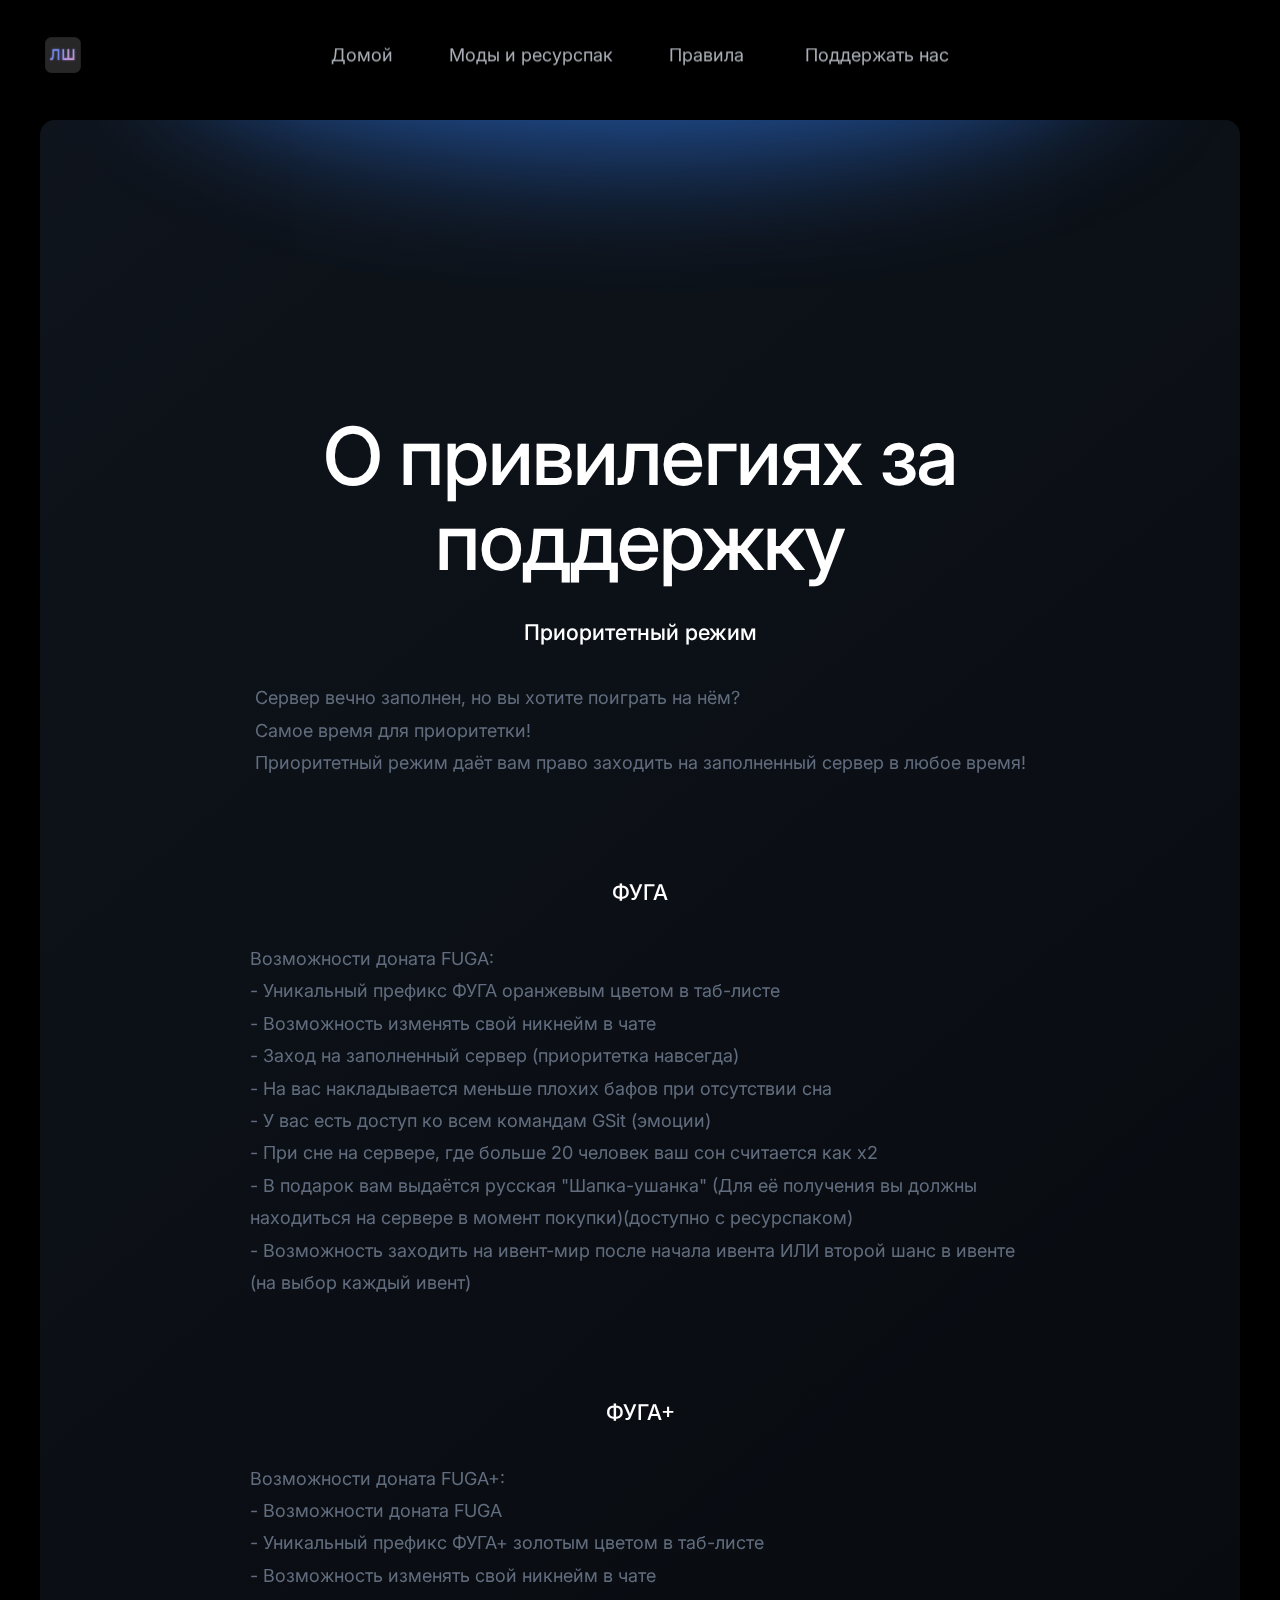
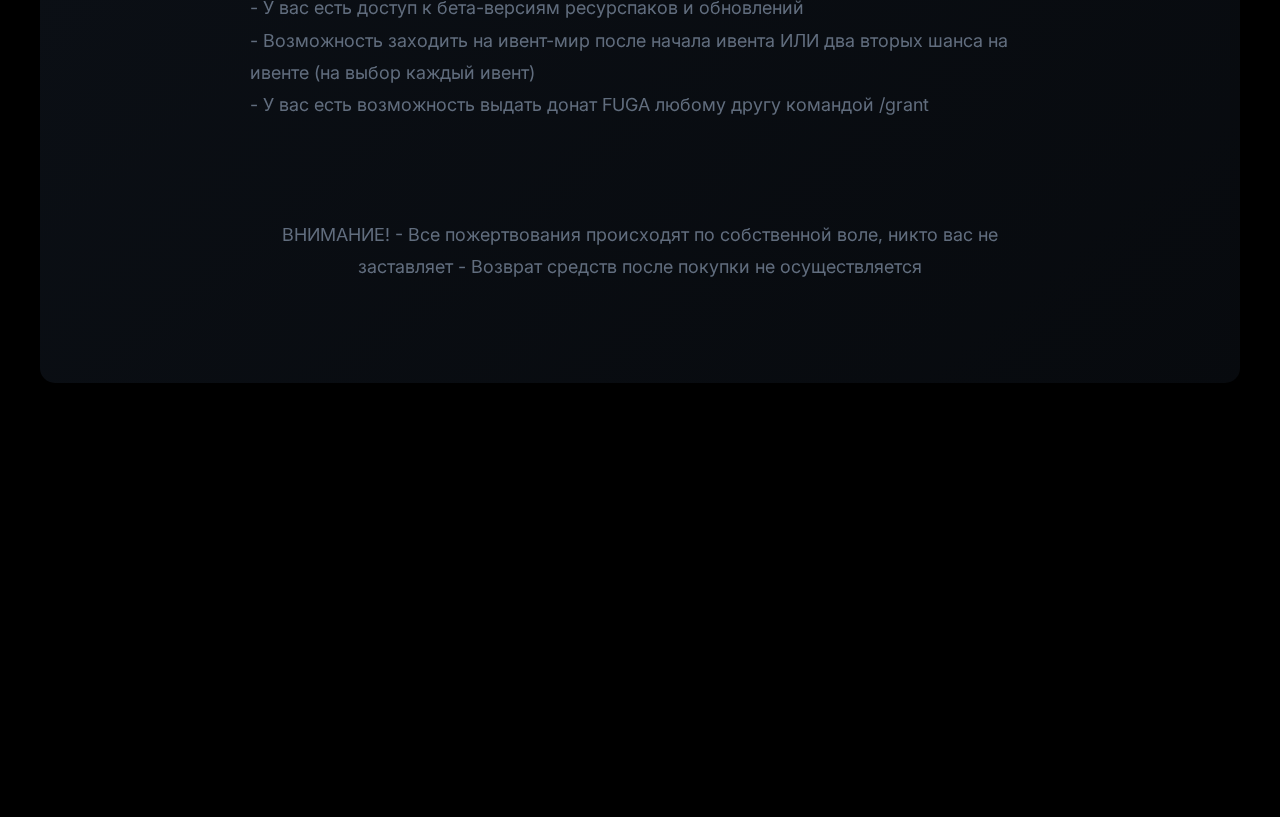
<file: donate.html>
<!DOCTYPE html>
<html data-wf-page="613e7a6e19fd8f3d6ad29b8f" data-wf-site="613e7a6e19fd8f65b8d29b8e">
<head>
<meta http-equiv="Content-Type" content="text/html; charset=UTF-8" />
<title>Правила</title>
<meta content="width=device-width, initial-scale=1.0" name="viewport">
<meta name="description" content="LolaShield Donate">
<meta name="keywords" content="lolashield">
<meta name="theme-color" content="#00ccff">
<meta property="og:image" content="https://i.imgur.com/fVTpHS1.png">
<meta property="og:title" content="lolashield">
<meta property="og:description" content="lolashield">
<link href="613e7a6e19fd8f65b8d29b8e/css/coretemplate.webflow.101d74606.css" rel="stylesheet" type="text/css" />
<script src="ajax/libs/webfont/1.6.26/webfont.js" type="text/javascript"></script>
<script type="text/javascript">
           WebFont.load({ google: { families: ["Inter:100,200,300,regular,500,600,700,800,900"] } });
        </script>
<link href="613e7a6e19fd8f65b8d29b8e/613e84ee206f3052746b209a_Favicon.png" rel="shortcut icon" type="image/x-icon" />
<link href="613e7a6e19fd8f65b8d29b8e/613e87f679fcdf0159acce94_Webclip.png" rel="apple-touch-icon" />

<script async src="https://www.googletagmanager.com/gtag/js?id=G-3H3QSM5TM7"></script>
<script>
            window.dataLayer = window.dataLayer || [];
            function gtag(){dataLayer.push(arguments);}
            gtag('js', new Date());

            gtag('config', 'G-3H3QSM5TM7');
        </script>

<script async src="https://pagead2.googlesyndication.com/pagead/js/adsbygoogle.js?client=ca-pub-6050602423004901"></script>
</head>
<body>
<div data-collapse="medium" data-animation="default" data-duration="400" data-easing="ease" data-easing2="ease" role="banner" class="navbar w-nav">
<div class="w-layout-grid grid-navbar">
<div data-w-id="e8cea9b6-4627-f1cd-fec0-16ebfaf55914" class="nav">
<a href="index.php" aria-current="page" class="brand w-nav-brand w--current"><img src="613e7a6e19fd8f65b8d29b8e/logo.png" loading="lazy" alt="" class="logo" /></a>
</div>
<div data-w-id="e8cea9b6-4627-f1cd-fec0-16ebfaf55917" class="nav">
<nav role="navigation" class="nav-menu w-nav-menu">
<a href="index.html" aria-current="page" class="nav-link w-nav-link w--current">Домой</a><a href="download.html" class="nav-link w-nav-link">Моды и ресурспак</a><a href="rules.html" class="nav-link w-nav-link">Правила</a>
<a href="donate.html" class="nav-link w-nav-link">Поддержать нас</a>
</nav>
</div>
<div class="nav right">
<div data-w-id="e8cea9b6-4627-f1cd-fec0-16ebfaf55924" class="w-layout-grid grid-button-nav">
<div class="menu-button w-nav-button"><div class="menu-icon w-icon-nav-menu"></div></div>
</div>
</div>
</div>
<div class="shadow-navbar"></div>
</div>
<div class="section banner wf-section">
<div class="content">
<div data-w-id="5d90d470-fa17-1f16-14ad-fad48d39fb69" class="group-banner">
<div class="block-banner">
<script src="https://api.trademc.org/trademcapi.js"></script>
<div id="trademc-buyform"></div>
<script>TrademcAPI.GetBuyForm({"Shop":"196678","Title":"Поддержать нас","Nickname":"Ваш никнейм","Item":"Выберите товар:","Coupon":"Введите купон (если есть)","Button":"Продолжить","Success_URL":"lolashield.fun","Pending_URL":"lolashield.fun","Fail_URL":"lolashield.fun","PastPlaceID":"trademc-buyform"});</script><br><br><br><br><br><br>

  </head>
  <h1>О привилегиях за поддержку</h1>
 <big><strong><p align="left">Приоритетный режим</big></strong>
<p align="left">Сервер вечно заполнен, но вы хотите поиграть на нём?<br>
Самое время для приоритетки!<br>
Приоритетный режим даёт вам право заходить на заполненный сервер в любое время!<br> </p><br><br>
 <big><strong><p align="left">ФУГА</big></strong>
<p align="left">Возможности доната FUGA:<br>
- Уникальный префикс ФУГА оранжевым цветом в таб-листе<br>
- Возможность изменять свой никнейм в чате<br>
- Заход на заполненный сервер (приоритетка навсегда)<br>
- На вас накладывается меньше плохих бафов при отсутствии сна<br>
- У вас есть доступ ко всем командам GSit (эмоции)<br>
- При сне на сервере, где больше 20 человек ваш сон считается как x2<br>
- В подарок вам выдаётся русская "Шапка-ушанка" (Для её получения вы должны находиться на сервере в момент покупки)(доступно с ресурспаком)<br>
- Возможность заходить на ивент-мир после начала ивента ИЛИ второй шанс в ивенте (на выбор каждый ивент) </p><br><br>
 <big><strong><p align="left">ФУГА+</big></strong>
<p align="left">Возможности доната FUGA+:<br>
- Возможности доната FUGA<br>
- Уникальный префикс ФУГА+ золотым цветом в таб-листе<br>
- Возможность изменять свой никнейм в чате <br>
- У вас есть доступ к бета-версиям ресурспаков и обновлений<br>
- Возможность заходить на ивент-мир после начала ивента ИЛИ два вторых шанса на ивенте (на выбор каждый ивент)<br>
- У вас есть возможность выдать донат FUGA любому другу командой /grant  </p><br><br>
<h>ВНИМАНИЕ!
- Все пожертвования происходят по собственной воле, никто вас не заставляет
- Возврат средств после покупки не осуществляется</h>

</div>
<div class="glow-banner"></div>
</div>
</div>
</div>
<div class="section footer wf-section">
<div class="content">
<div class="w-layout-grid grid-footer">
<div id="w-node-_6603d099-87ea-d392-449a-caaf2cdb7f91-2cdb7f8e" data-w-id="6603d099-87ea-d392-449a-caaf2cdb7f91" class="block-footer">
<img src="613e7a6e19fd8f65b8d29b8e/logo.png" loading="lazy" alt="" class="logo-footer" />
<p class="paragraph-footer">
</div>
<div data-w-id="6603d099-87ea-d392-449a-caaf2cdb7f99" class="block-footer">
</div>
</div>
<div data-w-id="6603d099-87ea-d392-449a-caaf2cdb7fbb" class="footer-down">
<p class="paragraph-footer">All rights reserved. Powered by <a href="https://lolashield.fun/" target="_blank" class="link">lolashield.fun</a></p>
</div>
</div>
</div>
<script data-cfasync="false" src="/cdn-cgi/scripts/5c5dd728/cloudflare-static/email-decode.min.js"></script><script src="js/jquery-3.5.1.min.dc5e7f18c8.js" type="text/javascript"></script>
<script src="613e7a6e19fd8f65b8d29b8e/js/webflow.82bddd027.js" type="text/javascript"></script>
<!--[if lte IE 9]><script src="//cdnjs.cloudflare.com/ajax/libs/placeholders/3.0.2/placeholders.min.js"></script><![endif]-->
</body>
</html>
</file>
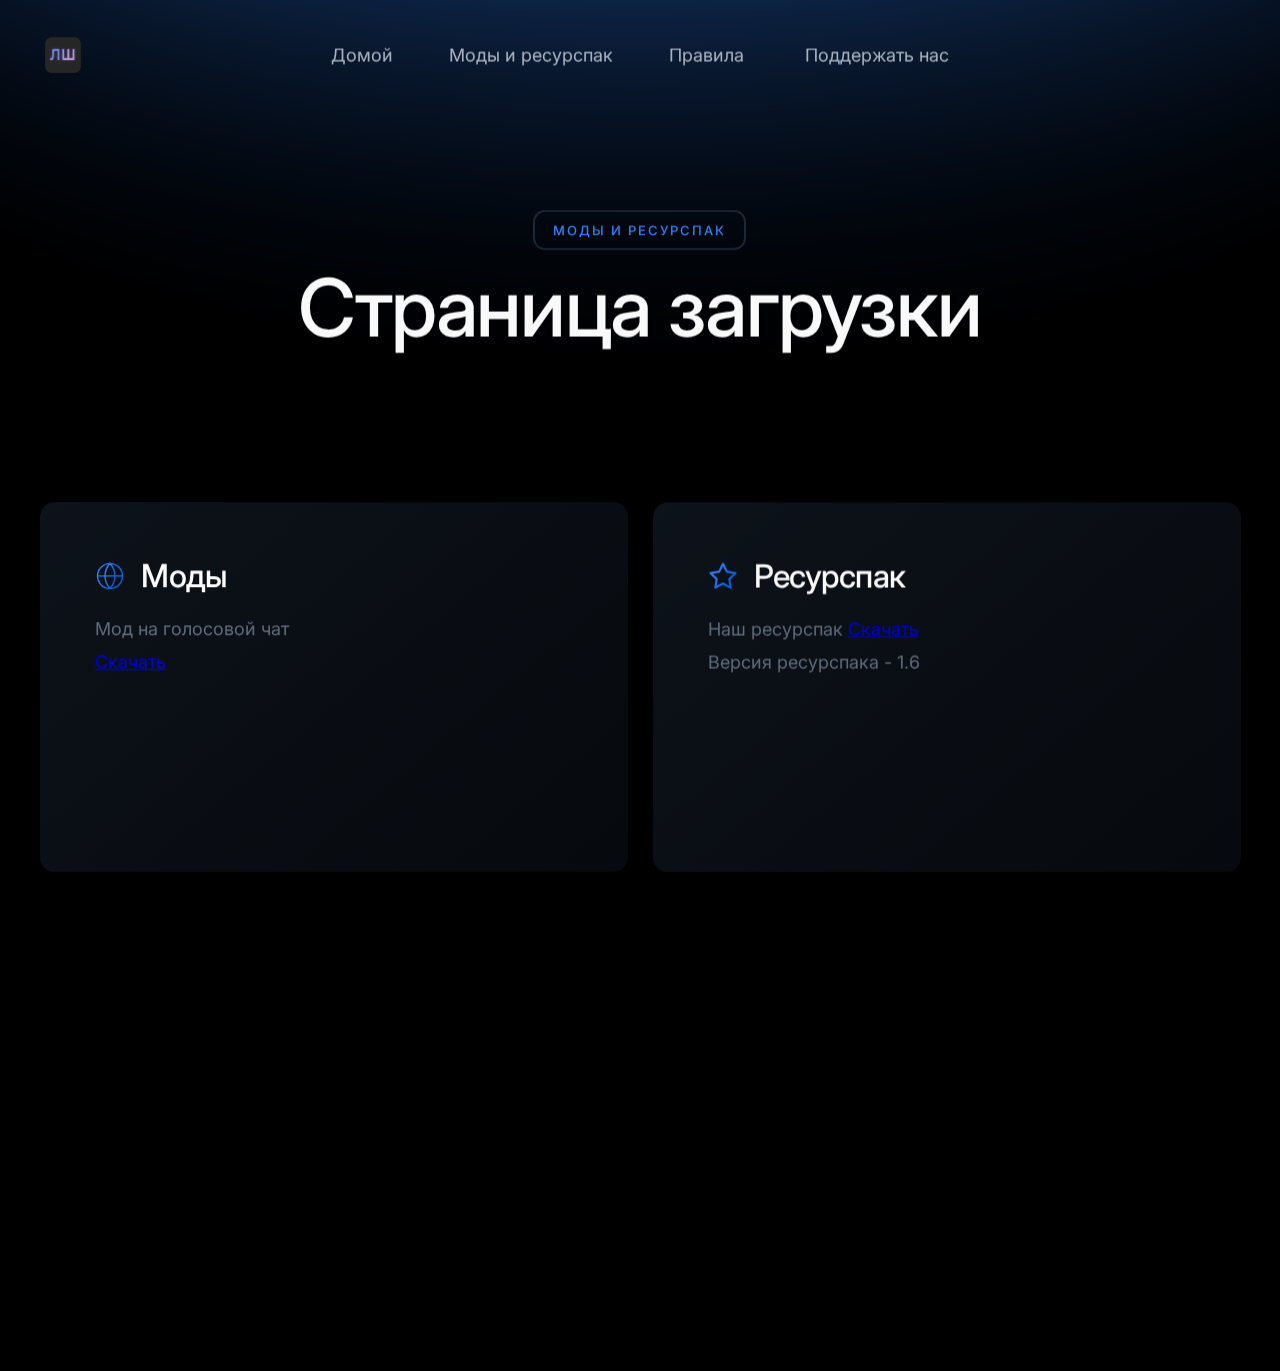
<file: download.html>
<!DOCTYPE html>
<html data-wf-page="614e49ff5e3fbf99e76b7e62" data-wf-site="613e7a6e19fd8f65b8d29b8e">
<head>
<meta http-equiv="Content-Type" content="text/html; charset=UTF-8" />
<title>Загрузки</title>
<meta content="width=device-width, initial-scale=1.0" name="viewport">
<meta name="description" content="LolaShield">
<meta name="keywords" content="lolashield">
<meta name="theme-color" content="#00ccff">
<meta property="og:image" content="https://i.imgur.com/fVTpHS1.png">
<meta property="og:title" content="LolaShield - Mods">
<meta property="og:description" content="LolaShield - Mods">
<link href="613e7a6e19fd8f65b8d29b8e/css/coretemplate.webflow.101d74606.css" rel="stylesheet" type="text/css" />
<script src="ajax/libs/webfont/1.6.26/webfont.js" type="text/javascript"></script>
<script type="text/javascript">
           WebFont.load({ google: { families: ["Inter:100,200,300,regular,500,600,700,800,900"] } });
        </script>
<link href="613e7a6e19fd8f65b8d29b8e/613e84ee206f3052746b209a_Favicon.png" rel="shortcut icon" type="image/x-icon" />
<link href="613e7a6e19fd8f65b8d29b8e/613e87f679fcdf0159acce94_Webclip.png" rel="apple-touch-icon" />

<script async src="https://www.googletagmanager.com/gtag/js?id=G-3H3QSM5TM7"></script>
<script>
            window.dataLayer = window.dataLayer || [];
            function gtag(){dataLayer.push(arguments);}
            gtag('js', new Date());

            gtag('config', 'G-3H3QSM5TM7');
        </script>

<script async src="https://pagead2.googlesyndication.com/pagead/js/adsbygoogle.js?client=ca-pub-6050602423004901"></script>
</head>
<body>
<div data-collapse="medium" data-animation="default" data-duration="400" data-easing="ease" data-easing2="ease" role="banner" class="navbar w-nav">
<div class="w-layout-grid grid-navbar">
<div data-w-id="e8cea9b6-4627-f1cd-fec0-16ebfaf55914" class="nav">
<a href="index.php" aria-current="page" class="brand w-nav-brand w--current"><img src="613e7a6e19fd8f65b8d29b8e/logo.png" loading="lazy" alt="" class="logo" /></a>
</div>
<div data-w-id="e8cea9b6-4627-f1cd-fec0-16ebfaf55917" class="nav">
<nav role="navigation" class="nav-menu w-nav-menu">
<a href="index.html" aria-current="page" class="nav-link w-nav-link w--current">Домой</a><a href="download.html" class="nav-link w-nav-link">Моды и ресурспак</a><a href="rules.html" class="nav-link w-nav-link">Правила</a>
<a href="donate.html" class="nav-link w-nav-link">Поддержать нас</a>
</nav>
</div>
<div class="nav right">
<div data-w-id="e8cea9b6-4627-f1cd-fec0-16ebfaf55924" class="w-layout-grid grid-button-nav">
<div class="menu-button w-nav-button"><div class="menu-icon w-icon-nav-menu"></div></div>
</div>
</div>
</div>
<div class="shadow-navbar"></div>
</div>
<div class="section-hero wf-section">
<div class="content single-page">
<div class="block-hero">
<div data-w-id="78bf7935-39ac-c464-dac4-4f1b84bd7529" style="
                            -webkit-transform: translate3d(0, 15px, 0) scale3d(1, 1, 1) rotateX(0) rotateY(0) rotateZ(0) skew(0, 0);
                            -moz-transform: translate3d(0, 15px, 0) scale3d(1, 1, 1) rotateX(0) rotateY(0) rotateZ(0) skew(0, 0);
                            -ms-transform: translate3d(0, 15px, 0) scale3d(1, 1, 1) rotateX(0) rotateY(0) rotateZ(0) skew(0, 0);
                            transform: translate3d(0, 15px, 0) scale3d(1, 1, 1) rotateX(0) rotateY(0) rotateZ(0) skew(0, 0);
                            opacity: 0;
                        " class="subtitle">
Моды и ресурспак
</div>
<h1 data-w-id="294bce85-806e-c17f-c9e9-048ba9d50788" style="
                            -webkit-transform: translate3d(0, 15px, 0) scale3d(1, 1, 1) rotateX(0) rotateY(0) rotateZ(0) skew(0, 0);
                            -moz-transform: translate3d(0, 15px, 0) scale3d(1, 1, 1) rotateX(0) rotateY(0) rotateZ(0) skew(0, 0);
                            -ms-transform: translate3d(0, 15px, 0) scale3d(1, 1, 1) rotateX(0) rotateY(0) rotateZ(0) skew(0, 0);
                            transform: translate3d(0, 15px, 0) scale3d(1, 1, 1) rotateX(0) rotateY(0) rotateZ(0) skew(0, 0);
                            opacity: 0;
                        " class="heading-single-page">
Страница загрузки
</h1>
</div>
</div>
<div data-w-id="58e11b86-9d96-c9a8-f52f-b1795c37fa57" style="
                    -webkit-transform: translate3d(0, 15px, 0) scale3d(1, 1, 1) rotateX(0) rotateY(0) rotateZ(0) skew(0, 0);
                    -moz-transform: translate3d(0, 15px, 0) scale3d(1, 1, 1) rotateX(0) rotateY(0) rotateZ(0) skew(0, 0);
                    -ms-transform: translate3d(0, 15px, 0) scale3d(1, 1, 1) rotateX(0) rotateY(0) rotateZ(0) skew(0, 0);
                    transform: translate3d(0, 15px, 0) scale3d(1, 1, 1) rotateX(0) rotateY(0) rotateZ(0) skew(0, 0);
                    opacity: 0;
                " class="glow-top"></div>
</div>
<div class="section wf-section">
<div data-w-id="0773ab12-e7cf-0dcb-1ac5-1097386497cc" class="content">
<div class="w-layout-grid grid-page-a">
<div data-w-id="b243638b-925b-7205-18ef-8dd1bbb756f7" style="
                            -webkit-transform: translate3d(0, 15px, 0) scale3d(1, 1, 1) rotateX(0) rotateY(0) rotateZ(0) skew(0, 0);
                            -moz-transform: translate3d(0, 15px, 0) scale3d(1, 1, 1) rotateX(0) rotateY(0) rotateZ(0) skew(0, 0);
                            -ms-transform: translate3d(0, 15px, 0) scale3d(1, 1, 1) rotateX(0) rotateY(0) rotateZ(0) skew(0, 0);
                            transform: translate3d(0, 15px, 0) scale3d(1, 1, 1) rotateX(0) rotateY(0) rotateZ(0) skew(0, 0);
                            opacity: 0;
                        " class="tasks">
<div class="tasks-block">
<img src="613e7a6e19fd8f65b8d29b8e/614e2c3d607f8aa6a31b57a5_icon%204%20large.svg" loading="lazy" alt="" class="icon-tasks" />
<h5 class="heading-tasks">Моды</h5>
</div>
<p>Мод на голосовой чат<br> <a href="https://minecraft-inside.ru/mods/146041-plasmo-voice.html">Скачать</span></a>
</div>
<div data-w-id="f6d37ef0-7429-a241-58f8-4b5be9e2265d" style="
                            -webkit-transform: translate3d(0, 15px, 0) scale3d(1, 1, 1) rotateX(0) rotateY(0) rotateZ(0) skew(0, 0);
                            -moz-transform: translate3d(0, 15px, 0) scale3d(1, 1, 1) rotateX(0) rotateY(0) rotateZ(0) skew(0, 0);
                            -ms-transform: translate3d(0, 15px, 0) scale3d(1, 1, 1) rotateX(0) rotateY(0) rotateZ(0) skew(0, 0);
                            transform: translate3d(0, 15px, 0) scale3d(1, 1, 1) rotateX(0) rotateY(0) rotateZ(0) skew(0, 0);
                            opacity: 0;
                        " class="tasks">
<div class="tasks-block">
<img src="613e7a6e19fd8f65b8d29b8e/6143d809e40d2e663f8af3cf_icon 8.svg" loading="lazy" alt="" class="icon-tasks" />
<h5 class="heading-tasks">Ресурспак</h5>
</div>
<p>Наш ресурспак <a href="https://drive.google.com/file/d/13wrgFs076G3RPyngyZXGp1bctD4k5IXs/view?usp=sharing">Скачать</a><br> Версия ресурспака - 1.6</p>
</div>
</div>
</div>
</div>
<div class="section footer wf-section">
<div class="content">
<div class="w-layout-grid grid-footer">
<div id="w-node-_6603d099-87ea-d392-449a-caaf2cdb7f91-2cdb7f8e" data-w-id="6603d099-87ea-d392-449a-caaf2cdb7f91" class="block-footer">
<img src="613e7a6e19fd8f65b8d29b8e/logo.png" loading="lazy" alt="" class="logo-footer" />
<p class="paragraph-footer">
<br />
</p>
</div>
<div data-w-id="6603d099-87ea-d392-449a-caaf2cdb7fbb" class="footer-down">
<p class="paragraph-footer">All rights reserved. Powered by <a href="https://lolashield.fun/" target="_blank" class="link">lolashield.fun</a></p>
</div>
</div>
</div>
<script data-cfasync="false" src="/cdn-cgi/scripts/5c5dd728/cloudflare-static/email-decode.min.js"></script><script src="js/jquery-3.5.1.min.dc5e7f18c8.js" type="text/javascript"></script>
<script src="613e7a6e19fd8f65b8d29b8e/js/webflow.82bddd027.js" type="text/javascript"></script>
</body>
</html>
</file>
